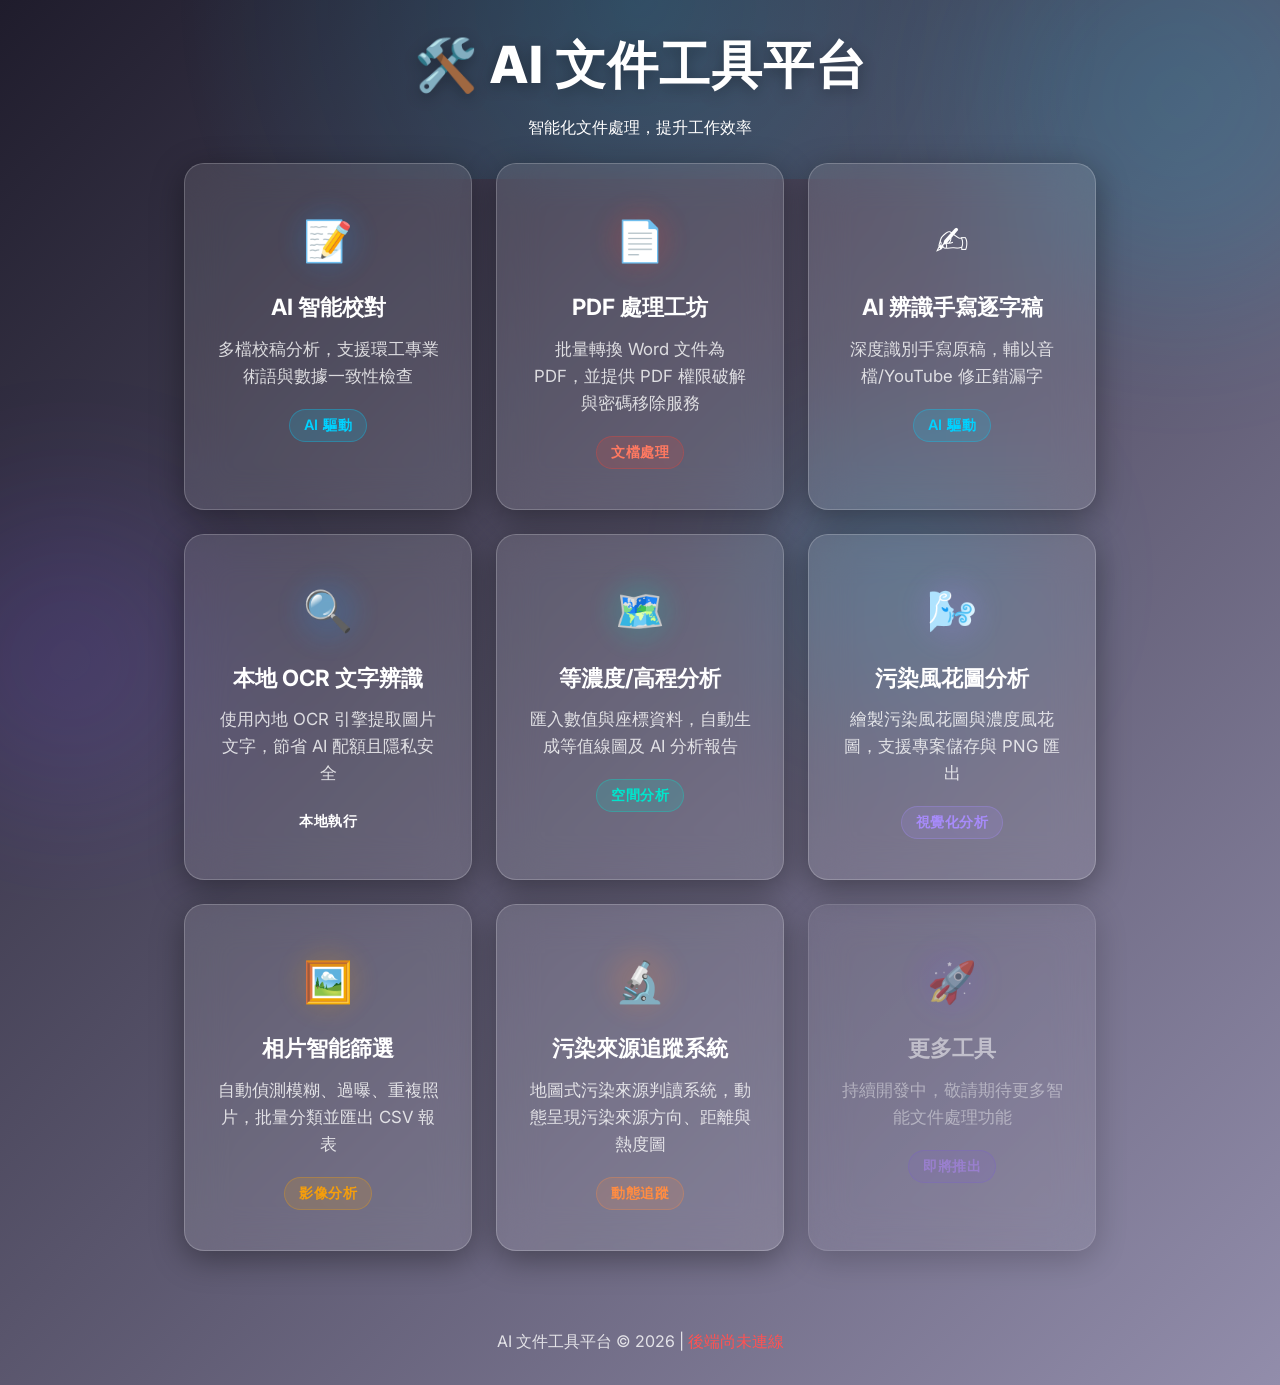
<file: frontend/index.html>
<!DOCTYPE html>
<html lang="zh-TW">
<head>
    <meta charset="UTF-8">
    <meta name="viewport" content="width=device-width, initial-scale=1.0">
    <title>AI 文件工具平台</title>
    <link rel="stylesheet" href="portal.css">
    <link rel="preconnect" href="https://fonts.googleapis.com">
    <link rel="preconnect" href="https://fonts.gstatic.com" crossorigin>
    <link href="https://fonts.googleapis.com/css2?family=Inter:wght@400;500;600;700;800&display=swap" rel="stylesheet">
</head>
<body>
    <!-- 背景裝飾 -->
    <div class="bg-orbs">
        <div class="orb orb-1"></div>
        <div class="orb orb-2"></div>
        <div class="orb orb-3"></div>
    </div>

    <header class="portal-header">
        <div class="header-content">
            <h1>🛠️ AI 文件工具平台</h1>
            <p class="subtitle">智能化文件處理，提升工作效率</p>
        </div>
    </header>

    <main class="portal-main">
        <div class="tools-grid" id="toolsGrid">

            <!-- AI 智能校對 -->
            <a href="./proofreader/" class="tool-card" id="card-proofreader">
                <div class="card-icon">
                    <span class="icon-emoji">📝</span>
                    <div class="icon-glow glow-blue"></div>
                </div>
                <h3 class="card-title">AI 智能校對</h3>
                <p class="card-desc">多檔校稿分析，支援環工專業術語與數據一致性檢查</p>
                <div class="card-tag tag-ai">AI 驅動</div>
            </a>

            <!-- PDF 處理工坊 -->
            <a href="./word-to-pdf/" class="tool-card" id="card-word-to-pdf">
                <div class="card-icon">
                    <span class="icon-emoji">📄</span>
                    <div class="icon-glow glow-red"></div>
                </div>
                <h3 class="card-title">PDF 處理工坊</h3>
                <p class="card-desc">批量轉換 Word 文件為 PDF，並提供 PDF 權限破解與密碼移除服務</p>
                <div class="card-tag tag-convert">文檔處理</div>
            </a>

            <!-- AI 辨識手寫逐字稿 -->
            <a href="./transcript/" class="tool-card" id="card-transcript">
                <div class="card-icon">
                    <span class="icon-emoji">✍️</span>
                    <div class="icon-glow glow-green"></div>
                </div>
                <h3 class="card-title">AI 辨識手寫逐字稿</h3>
                <p class="card-desc">深度識別手寫原稿，輔以音檔/YouTube 修正錯漏字</p>
                <div class="card-tag tag-ai">AI 驅動</div>
            </a>

            <!-- 本地 OCR 文字辨識 -->
            <a href="./ocr/" class="tool-card" id="card-ocr">
                <div class="card-icon">
                    <span class="icon-emoji">🔍</span>
                    <div class="icon-glow glow-blue"></div>
                </div>
                <h3 class="card-title">本地 OCR 文字辨識</h3>
                <p class="card-desc">使用內地 OCR 引擎提取圖片文字，節省 AI 配額且隱私安全</p>
                <div class="card-tag tag-local">本地執行</div>
            </a>

            <!-- GIS 等濃度/高程分析 -->
            <a href="./gis/" class="tool-card" id="card-gis">
                <div class="card-icon">
                    <span class="icon-emoji">🗺️</span>
                    <div class="icon-glow glow-teal" style="background:#00e5cc;"></div>
                </div>
                <h3 class="card-title">等濃度/高程分析</h3>
                <p class="card-desc">匯入數值與座標資料，自動生成等值線圖及 AI 分析報告</p>
                <div class="card-tag tag-local" style="background:rgba(0,229,204,0.15); color:#00e5cc; border:1px solid rgba(0,229,204,0.3);">空間分析</div>
            </a>

            <!-- 污染風花圖分析 -->
            <a href="./windrose/" class="tool-card" id="card-windrose">
                <div class="card-icon">
                    <span class="icon-emoji">🌬️</span>
                    <div class="icon-glow" style="background:#a78bfa;"></div>
                </div>
                <h3 class="card-title">污染風花圖分析</h3>
                <p class="card-desc">繪製污染風花圖與濃度風花圖，支援專案儲存與 PNG 匯出</p>
                <div class="card-tag" style="background:rgba(167,139,250,0.15); color:#a78bfa; border:1px solid rgba(167,139,250,0.3);">視覺化分析</div>
            </a>

            <!-- 相片智能篩選 -->
            <a href="./photo-filter/" class="tool-card" id="card-photo-filter">
                <div class="card-icon">
                    <span class="icon-emoji">🖼️</span>
                    <div class="icon-glow" style="background:#f59e0b;"></div>
                </div>
                <h3 class="card-title">相片智能篩選</h3>
                <p class="card-desc">自動偵測模糊、過曝、重複照片，批量分類並匯出 CSV 報表</p>
                <div class="card-tag" style="background:rgba(245,158,11,0.15); color:#f59e0b; border:1px solid rgba(245,158,11,0.3);">影像分析</div>
            </a>

            <!-- 污染動態分析儀表板 -->
            <a href="./pollution-tracker/" class="tool-card" id="card-pollution-tracker">
                <div class="card-icon">
                    <span class="icon-emoji">🔬</span>
                    <div class="icon-glow" style="background:#ff8c42;"></div>
                </div>
                <h3 class="card-title">污染來源追蹤系統</h3>
                <p class="card-desc">地圖式污染來源判讀系統，動態呈現污染來源方向、距離與熱度圖</p>
                <div class="card-tag" style="background:rgba(255,140,66,0.15); color:#ff8c42; border:1px solid rgba(255,140,66,0.3);">動態追蹤</div>
            </a>

            <!-- 更多工具的佔位卡 (未來擴充) -->
            <div class="tool-card card-coming-soon" id="card-coming-soon">
                <div class="card-icon">
                    <span class="icon-emoji">🚀</span>
                    <div class="icon-glow glow-purple"></div>
                </div>
                <h3 class="card-title">更多工具</h3>
                <p class="card-desc">持續開發中，敬請期待更多智能文件處理功能</p>
                <div class="card-tag tag-soon">即將推出</div>
            </div>

        </div>
    </main>

    <footer class="portal-footer">
        <p>AI 文件工具平台 &copy; 2026 | <span id="versionTag">v2.1 (待載入)</span></p>
    </footer>

    <script src="site-config.js"></script>
    <script>
        // 同源部署會顯示後端版本；GitHub Pages 純前端則顯示待連接狀態。
        const versionTag = document.getElementById('versionTag');
        const timestamp = new Date().getTime();

        const isGithubPages = window.location.hostname.endsWith('github.io');
        const hasRemoteBackend = Boolean(window.AI_TOOLS_CONFIG?.apiBaseUrl);
        if (isGithubPages && !hasRemoteBackend) {
            versionTag.textContent = 'GitHub Pages 前端｜待連接後端';
            versionTag.style.color = '#ffd166';
        } else {
            fetch(`/api/version?t=${timestamp}`)
                .then(res => res.json())
                .then(data => {
                    versionTag.textContent = `v${data.version}`;
                })
                .catch(() => {
                    versionTag.textContent = '後端尚未連線';
                    versionTag.style.color = '#ff5252';
                });
        }
    </script>
</body>
</html>
</file>
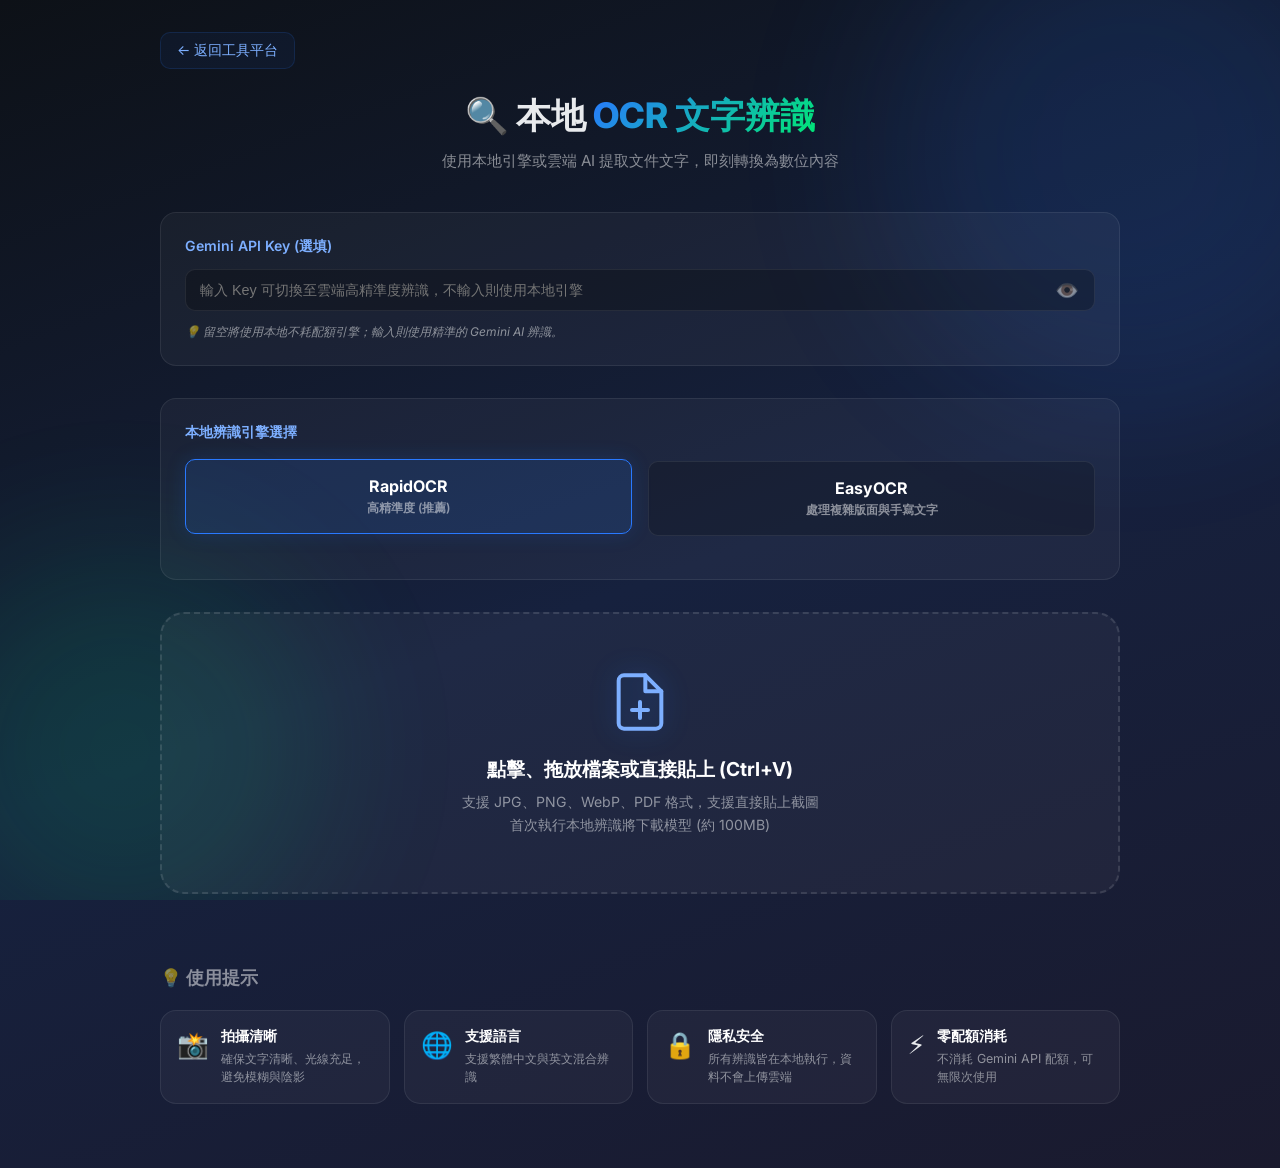
<file: frontend/ocr/index.html>
<!DOCTYPE html>
<html lang="zh-TW">
<head>
    <meta charset="UTF-8">
    <meta name="viewport" content="width=device-width, initial-scale=1.0">
    <title>本地 OCR 文字辨識 | AI 文件工具平台</title>
    <meta name="description" content="使用 RapidOCR 或 EasyOCR 從圖片中提取文字，支援中文與英文辨識，完全不消耗 API 配額。">
    <link rel="stylesheet" href="style.css?v=3">
    <link rel="preconnect" href="https://fonts.googleapis.com">
    <link rel="preconnect" href="https://fonts.gstatic.com" crossorigin>
    <link href="https://fonts.googleapis.com/css2?family=Inter:wght@400;500;600;700;800&display=swap" rel="stylesheet">
</head>
<body>
    <!-- 背景裝飾 -->
    <div class="bg-orbs">
        <div class="orb orb-1"></div>
        <div class="orb orb-2"></div>
    </div>

    <div class="container">
        <a href="../" class="back-btn" id="backBtn">← 返回工具平台</a>
        
        <header class="page-header">
            <h1>🔍 本地 <span class="gradient-text">OCR 文字辨識</span></h1>
            <p class="page-subtitle">使用本地引擎或雲端 AI 提取文件文字，即刻轉換為數位內容</p>
        </header>

        <!-- ===== API Key 配置 (新) ===== -->
        <div class="api-key-container">
            <label for="apiKey">Gemini API Key (選填)</label>
            <div class="api-key-wrapper">
                <input type="password" id="apiKey" placeholder="輸入 Key 可切換至雲端高精準度辨識，不輸入則使用本地引擎" />
                <button type="button" id="toggleApiBtn" class="toggle-btn" title="顯示/隱藏">👁️</button>
            </div>
            <p class="api-hint">💡 留空將使用本地不耗配額引擎；輸入則使用精準的 Gemini AI 辨識。</p>
        </div>

        <!-- ===== 本地引擎選擇 (新) ===== -->
        <div class="engine-selection-container" id="engineSelection">
            <label>本地辨識引擎選擇</label>
            <div class="engine-options">
                <label class="engine-option" title="準確度高，支援繁體中文與複雜版面">
                    <input type="radio" name="ocrEngine" value="tesseract" checked>
                    <div class="engine-card">
                        <div class="engine-title">RapidOCR</div>
                        <div class="engine-desc">高精準度 (推薦)</div>
                    </div>
                </label>
                <label class="engine-option" title="適合手寫字或複雜背景">
                    <input type="radio" name="ocrEngine" value="easyocr">
                    <div class="engine-card">
                        <div class="engine-title">EasyOCR</div>
                        <div class="engine-desc">處理複雜版面與手寫文字</div>
                    </div>
                </label>
            </div>
        </div>

        <!-- ===== 上傳區塊 ===== -->
        <section class="upload-section" id="dropZone">
            <div class="upload-icon">
                <svg width="64" height="64" viewBox="0 0 24 24" fill="none" stroke="currentColor" stroke-width="1.5" stroke-linecap="round" stroke-linejoin="round">
                    <path d="M14 2H6a2 2 0 0 0-2 2v16a2 2 0 0 0 2 2h12a2 2 0 0 0 2-2V8z"/>
                    <polyline points="14 2 14 8 20 8"/>
                    <line x1="12" y1="18" x2="12" y2="12"/>
                    <line x1="9" y1="15" x2="15" y2="15"/>
                </svg>
            </div>
            <p class="upload-title">點擊、拖放檔案或直接貼上 (Ctrl+V)</p>
            <p class="upload-desc">支援 JPG、PNG、WebP、PDF 格式，支援直接貼上截圖<br>首次執行本地辨識將下載模型 (約 100MB)</p>
            <input type="file" id="imageInput" multiple accept=".jpg,.jpeg,.png,.webp,.pdf" style="display: none;">
        </section>

        <!-- ===== 已選檔案列表 ===== -->
        <div class="file-preview-grid" id="filePreviewGrid"></div>

        <!-- ===== 動作按鈕 ===== -->
        <div class="action-bar" id="actionBar" style="display: none;">
            <button class="btn btn-primary" id="extractBtn" disabled>
                <span class="btn-icon">⚡</span> 開始提取文字
            </button>
            <button class="btn btn-outline btn-clear" id="clearBtn">
                <span class="btn-icon">🗑️</span> 清除全部
            </button>
        </div>

        <!-- ===== 處理中狀態 ===== -->
        <div class="loading" id="loading">
            <div class="spinner"></div>
            <p id="loadingText">正在處理中... 第一次辨識需下載核心模型，請保持網路連通並耐心等待。</p>
            <div id="analyzeTimer" class="analyze-timer" style="display: none;">已處理: 0.0 秒</div>
            <div class="progress-bar-wrapper">
                <div class="progress-bar" id="progressBar"></div>
            </div>
        </div>


        <!-- ===== 結果區塊 ===== -->
        <div class="results" id="results">
            <div class="results-header">
                <h2>📜 提取結果 <span id="methodBadge" class="badge local">本地辨識</span></h2>
                <div class="tools-bar">
                    <button class="btn-tool" id="copyBtn" title="複製到剪貼簿">
                        <span>📋</span> 複製文字
                    </button>
                    <button class="btn-tool" id="downloadBtn" title="下載為文字檔">
                        <span>💾</span> 下載 .txt
                    </button>
                    <button class="btn-tool btn-tool-accent" id="sendBtn" title="傳送至 AI 校對工具">
                        <span>✨</span> 送往 AI 校對
                    </button>
                </div>
            </div>
            <div class="result-content-wrapper">
                <textarea id="resultText" class="result-textarea" placeholder="辨識結果將顯示於此..."></textarea>
            </div>
            <div class="result-stats" id="resultStats"></div>
        </div>

        <!-- ===== 使用提示 ===== -->
        <div class="tips-section" id="tipsSection">
            <h3>💡 使用提示</h3>
            <div class="tips-grid">
                <div class="tip-card">
                    <div class="tip-icon">📸</div>
                    <div class="tip-text">
                        <strong>拍攝清晰</strong>
                        <p>確保文字清晰、光線充足，避免模糊與陰影</p>
                    </div>
                </div>
                <div class="tip-card">
                    <div class="tip-icon">🌐</div>
                    <div class="tip-text">
                        <strong>支援語言</strong>
                        <p>支援繁體中文與英文混合辨識</p>
                    </div>
                </div>
                <div class="tip-card">
                    <div class="tip-icon">🔒</div>
                    <div class="tip-text">
                        <strong>隱私安全</strong>
                        <p>所有辨識皆在本地執行，資料不會上傳雲端</p>
                    </div>
                </div>
                <div class="tip-card">
                    <div class="tip-icon">⚡</div>
                    <div class="tip-text">
                        <strong>零配額消耗</strong>
                        <p>不消耗 Gemini API 配額，可無限次使用</p>
                    </div>
                </div>
            </div>
        </div>
    </div>

    <script src="../site-config.js"></script>
    <script src="script.js?v=3"></script>
</body>
</html>
</file>
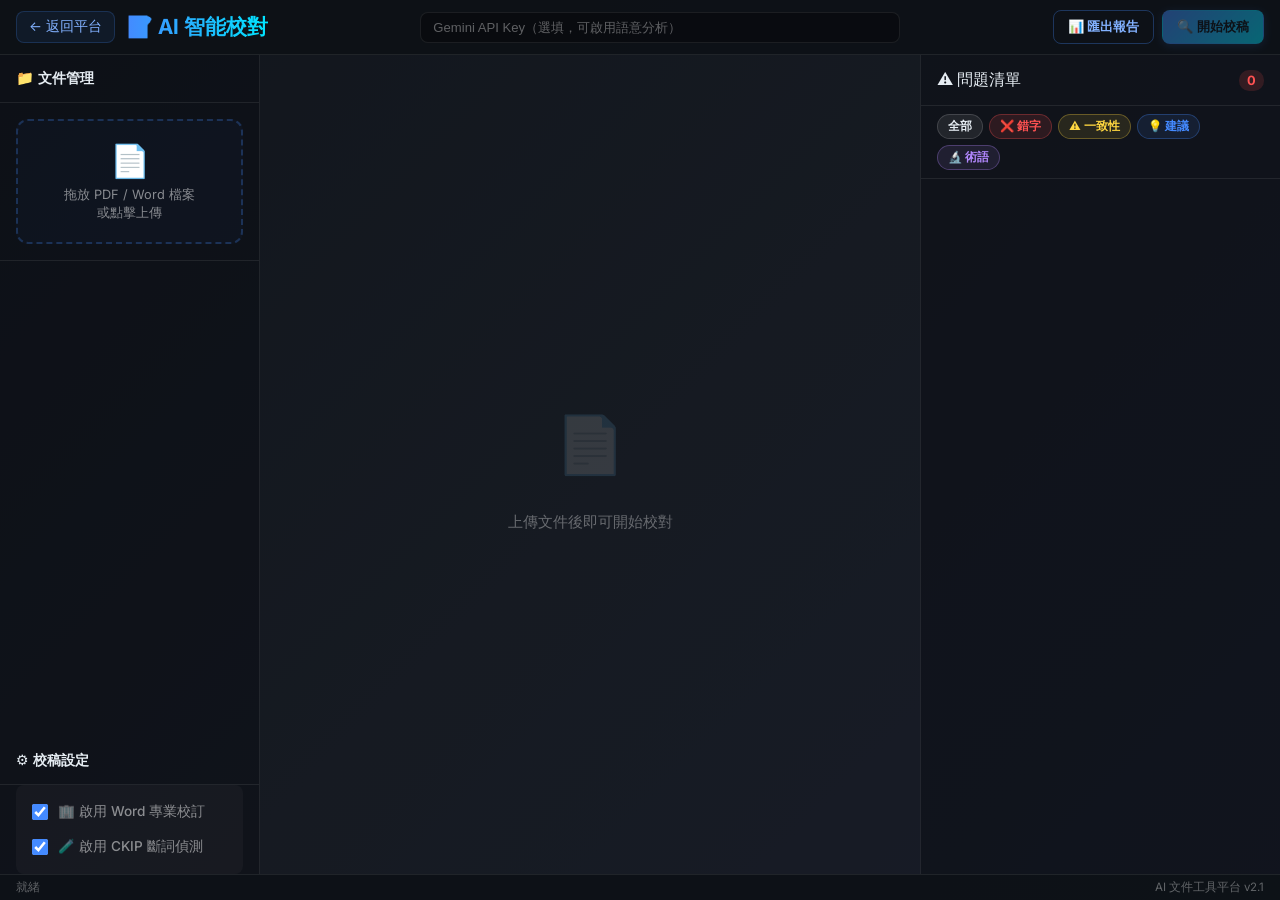
<file: frontend/proofreader/index.html>
<!DOCTYPE html>
<html lang="zh-TW">
<head>
    <meta charset="UTF-8">
    <meta name="viewport" content="width=device-width, initial-scale=1.0">
    <title>AI 智能校對 - AI 文件工具平台</title>
    <meta name="description" content="AI 驅動的文件校對系統，支援環境工程專業術語檢查、數據一致性比對">
    <link rel="stylesheet" href="style.css">
    <link rel="preconnect" href="https://fonts.googleapis.com">
    <link rel="preconnect" href="https://fonts.gstatic.com" crossorigin>
    <link href="https://fonts.googleapis.com/css2?family=Inter:wght@400;500;600;700;800&display=swap" rel="stylesheet">
</head>
<body>

    <!-- 頂部工具列 -->
    <div class="top-bar" id="topBar">
        <div class="top-bar-left">
            <a href="../" class="back-btn" id="backBtn">← 返回平台</a>
            <span class="app-title">📝 AI 智能校對</span>
        </div>
        <div class="top-bar-center">
            <input type="password" class="api-input" id="apiKeyInput" placeholder="Gemini API Key（選填，可啟用語意分析）">
        </div>
        <div class="top-bar-right">
            <button class="btn btn-outline" id="exportBtn" disabled>📊 匯出報告</button>
            <button class="btn btn-primary" id="analyzeBtn" disabled>🔍 開始校稿</button>
        </div>
    </div>

    <!-- 三欄工作區 -->
    <div class="workspace" id="workspace">

        <!-- 左欄：檔案列表 -->
        <div class="panel-left" id="panelLeft">
            <div class="panel-header">📁 文件管理</div>

            <div class="upload-zone">
                <div class="drop-area" id="dropArea">
                    <div class="icon">📄</div>
                    <div class="label">拖放 PDF / Word 檔案<br>或點擊上傳</div>
                    <input type="file" id="fileInput" multiple accept=".pdf,.doc,.docx">
                </div>
            </div>

            <!-- 新增檔案列表容器 -->
            <div id="fileList" class="file-list"></div>

            <div class="panel-header" style="margin-top: 1.5rem;">⚙️ 校稿設定</div>
            <div class="settings-group" style="padding: 1rem; background: rgba(255,255,255,0.03); border-radius: 8px; margin: 0 1rem;">
                <label class="checkbox-container">
                    <input type="checkbox" id="useWordCheck" checked>
                    <span class="checkbox-label">🏢 啟用 Word 專業校訂</span>
                </label>
                <label class="checkbox-container" style="margin-top: 0.8rem;">
                    <input type="checkbox" id="useCkipCheck" checked>
                    <span class="checkbox-label">🧪 啟用 CKIP 斷詞偵測</span>
                </label>
            </div>

        </div>

        <!-- 中欄：原文檢視器 -->
        <div class="panel-center" id="panelCenter">
            <div class="page-nav" id="pageNav" style="display:none">
                <button id="prevPageBtn" disabled>◀ 上一頁</button>
                <span class="page-info" id="pageInfo">第 1 頁 / 共 1 頁</span>
                <button id="nextPageBtn" disabled>下一頁 ▶</button>
            </div>
            <div class="document-viewer" id="documentViewer">
                <div class="viewer-placeholder">
                    <div class="ph-icon">📄</div>
                    <div class="ph-text">上傳文件後即可開始校對</div>
                </div>
            </div>
        </div>

        <!-- 右欄：問題清單 -->
        <div class="panel-right" id="panelRight">
            <div class="findings-header">
                <span>⚠️ 問題清單</span>
                <span class="count" id="findingsCount">0</span>
            </div>

            <div class="filter-bar" id="filterBar">
                <span class="filter-chip chip-all active" data-type="all">全部</span>
                <span class="filter-chip chip-error active" data-type="error">❌ 錯字</span>
                <span class="filter-chip chip-inconsistency active" data-type="inconsistency">⚠️ 一致性</span>
                <span class="filter-chip chip-suggestion active" data-type="suggestion">💡 建議</span>
                <span class="filter-chip chip-terminology active" data-type="terminology">🔬 術語</span>
            </div>

            <div class="findings-list" id="findingsList">
                <!-- 動態渲染問題卡片 -->
            </div>
        </div>
    </div>

    <!-- 載入中遮罩 -->
    <div class="loading-overlay" id="loadingOverlay">
        <div class="spinner"></div>
        <div class="loading-timer" id="loadingTimer">0s</div>
        <div class="loading-text" id="loadingText">正在解析文件並進行校對分析...</div>
    </div>

    <!-- 狀態列 -->
    <div class="status-bar" id="statusBar">
        <span id="statusLeft">就緒</span>
        <span id="statusRight">AI 文件工具平台 v2.1</span>
    </div>

    <script src="../site-config.js"></script>
    <script src="script.js"></script>
</body>
</html>
</file>
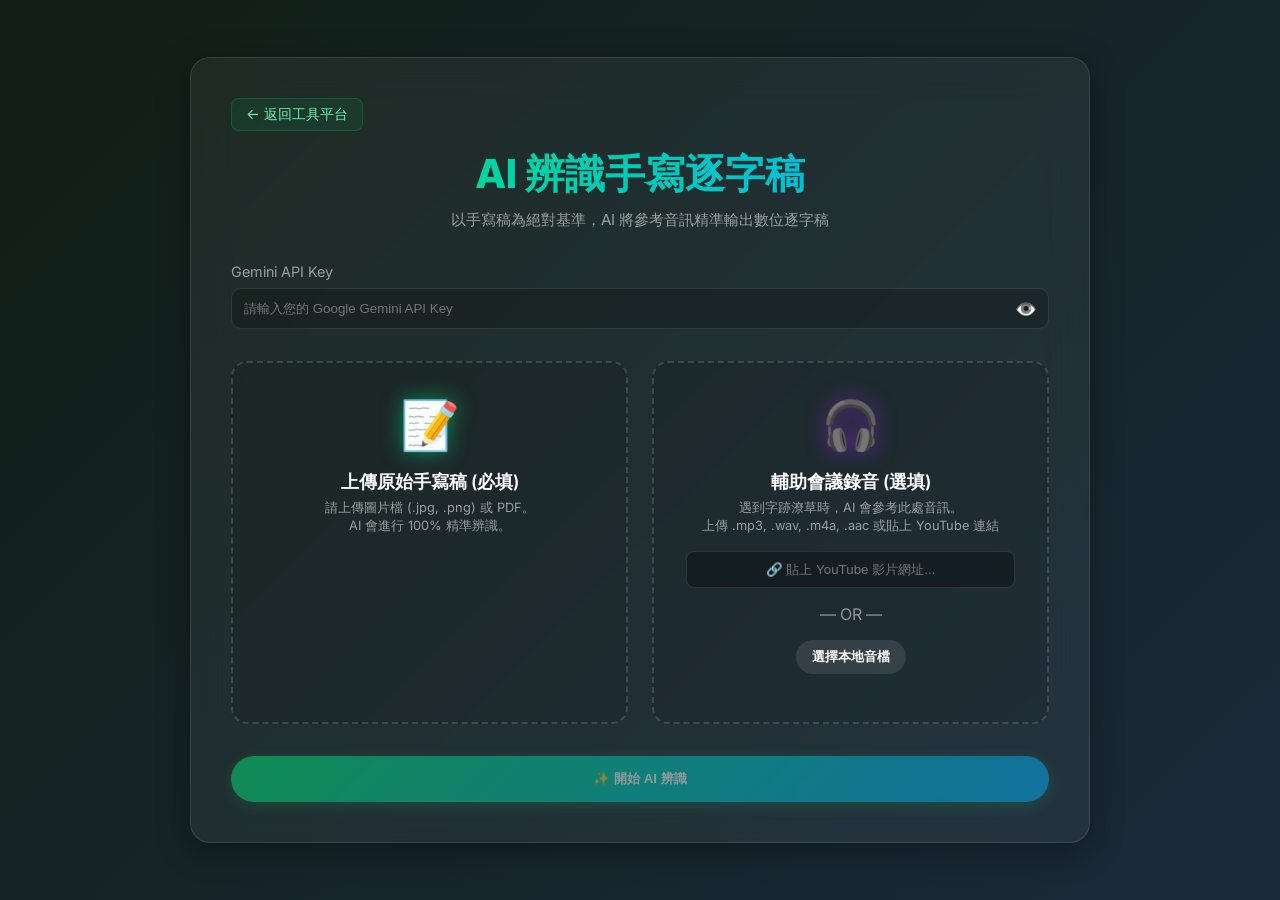
<file: frontend/transcript/index.html>
<!DOCTYPE html>
<html lang="zh-TW">
<head>
    <meta charset="UTF-8">
    <meta name="viewport" content="width=device-width, initial-scale=1.0">
    <title>AI 辨識手寫逐字稿 | AI 文件工具平台</title>
    <link rel="stylesheet" href="style.css">
    <link rel="preconnect" href="https://fonts.googleapis.com">
    <link rel="preconnect" href="https://fonts.gstatic.com" crossorigin>
    <link href="https://fonts.googleapis.com/css2?family=Inter:wght@400;500;600;700;800&display=swap" rel="stylesheet">
</head>
<body>
    <div class="container">
        <a href="../" class="back-btn">← 返回工具平台</a>
        <h1>AI 辨識<span>手寫逐字稿</span></h1>
        <p class="page-subtitle">以手寫稿為絕對基準，AI 將參考音訊精準輸出數位逐字稿</p>

        <div class="api-key-container">
            <label for="apiKey">Gemini API Key</label>
            <div class="api-key-wrapper">
                <input type="password" id="apiKey" placeholder="請輸入您的 Google Gemini API Key" />
                <button type="button" id="toggleApiBtn" class="toggle-btn" title="顯示/隱藏">👁️</button>
            </div>
        </div>

        <div class="grid-layout">
            <!-- 區塊 1: 手寫稿上傳 -->
            <div class="upload-section" id="dropZoneDocs">
                <div class="upload-icon glow-green">📝</div>
                <p class="upload-title">上傳原始手寫稿 (必填)</p>
                <p class="upload-desc">請上傳圖片檔 (.jpg, .png) 或 PDF。<br>AI 會進行 100% 精準辨識。</p>
                <input type="file" id="docsInput" multiple accept=".jpg,.jpeg,.png,.pdf" style="display: none;">
                <div class="file-list" id="docsList"></div>
            </div>

            <!-- 區塊 2: 輔助音訊 -->
            <div class="upload-section audio-section" id="dropZoneAudio">
                <div class="upload-icon glow-purple">🎧</div>
                <p class="upload-title">輔助會議錄音 (選填)</p>
                <p class="upload-desc">遇到字跡潦草時，AI 會參考此處音訊。<br>上傳 .mp3, .wav, .m4a, .aac 或貼上 YouTube 連結</p>
                
                <input type="text" id="youtubeUrl" class="yt-input" placeholder="🔗 貼上 YouTube 影片網址...">
                
                <div style="margin: 1rem 0; opacity: 0.5;">— OR —</div>
                
                <button class="btn btn-secondary" id="browseAudioBtn" style="padding: 8px 16px;">選擇本地音檔</button>
                <input type="file" id="audioInput" accept=".mp3,.wav,.m4a,.aac" style="display: none;">
                <div class="file-list" id="audioList"></div>
            </div>
        </div>

        <!-- 轉換按鈕與狀態 -->
        <div class="action-bar">
            <button class="btn btn-primary" id="analyzeBtn" disabled>
                <span class="btn-icon">✨</span> 開始 AI 辨識
            </button>
        </div>

        <div class="loading" id="loading">
            <div class="spinner"></div>
            <p id="loadingText">正在上傳並進行 AI 深度分析中，大型音頻或 YouTube 可能需花費數分鐘...</p>
        </div>

        <!-- 結果區塊 -->
        <div class="results" id="results">
            <h2>📜 數位逐字稿成果</h2>
            <div class="tools-bar">
                <button class="btn-tool" id="copyBtn">📋 複製內文</button>
                <button class="btn-tool" id="downloadTxtBtn">⬇️ 下載 TXT</button>
            </div>
            <textarea id="resultText" readonly class="result-textarea"></textarea>
        </div>

    </div>

    <script src="../site-config.js"></script>
    <script src="script.js?v=20260409"></script>
</body>
</html>
</file>
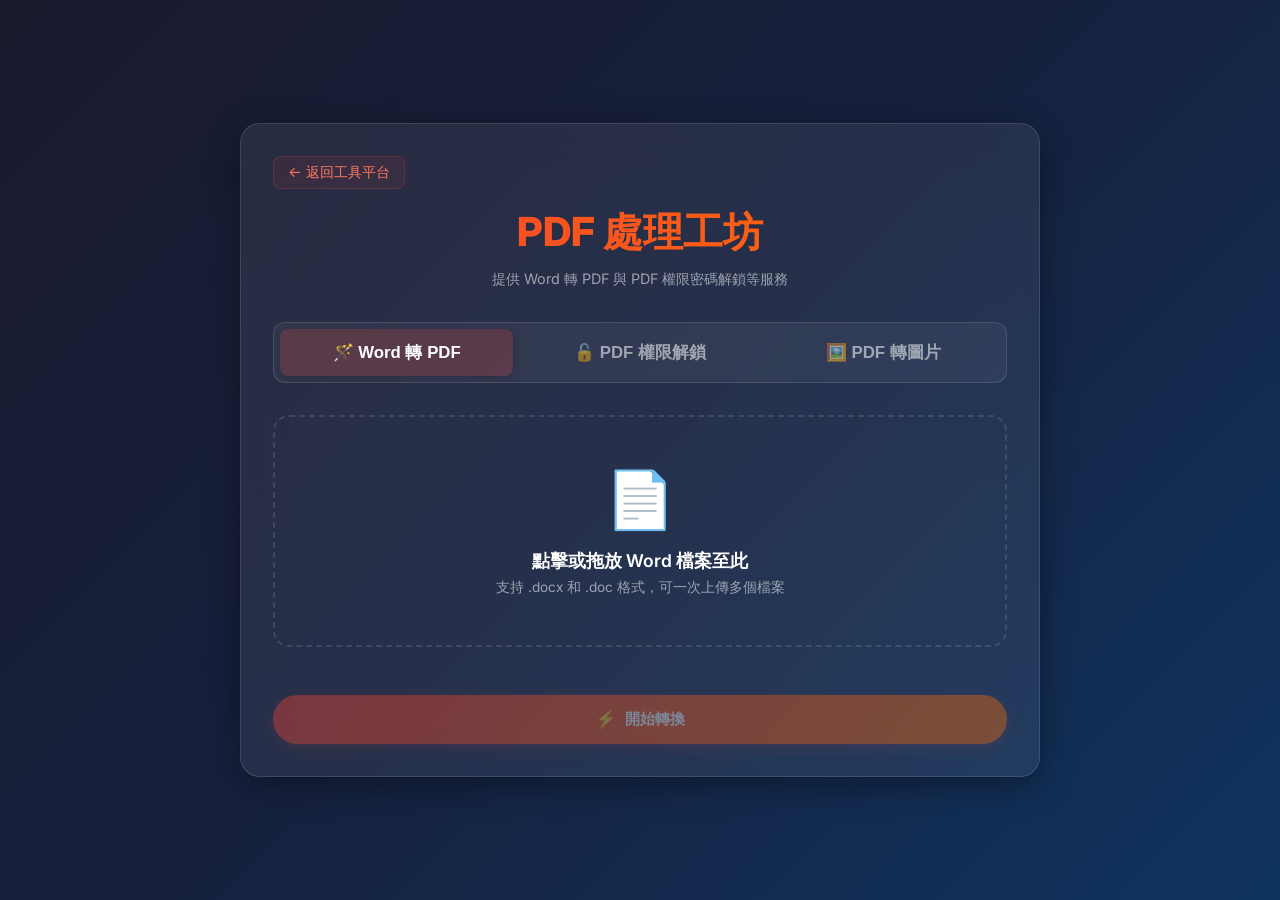
<file: frontend/word-to-pdf/index.html>
<!DOCTYPE html>
<html lang="zh-TW">
<head>
    <meta charset="UTF-8">
    <meta name="viewport" content="width=device-width, initial-scale=1.0">
    <title>Word 轉 PDF | AI 文件工具平台</title>
    <link rel="stylesheet" href="style.css">
    <link rel="preconnect" href="https://fonts.googleapis.com">
    <link rel="preconnect" href="https://fonts.gstatic.com" crossorigin>
    <link href="https://fonts.googleapis.com/css2?family=Inter:wght@400;500;600;700;800&display=swap" rel="stylesheet">
</head>
<body>
    <div class="container">
        <a href="../" class="back-btn">← 返回工具平台</a>
        <h1>PDF <span>處理工坊</span></h1>
        <p class="page-subtitle">提供 Word 轉 PDF 與 PDF 權限密碼解鎖等服務</p>

        <!-- Tabs -->
        <div class="tabs-container">
            <button class="tab-btn active" id="tabWordBtn">🪄 Word 轉 PDF</button>
            <button class="tab-btn" id="tabUnlockBtn">🔓 PDF 權限解鎖</button>
            <button class="tab-btn" id="tabImageBtn">🖼️ PDF 轉圖片</button>
        </div>

        <!-- Word 轉 PDF 區塊 -->
        <div id="wordSection" class="tab-content active">
            <!-- 上傳區域 -->
            <div class="upload-section" id="dropZone">
                <div class="upload-icon">📄</div>
                <p class="upload-main-text">點擊或拖放 Word 檔案至此</p>
                <p class="upload-hint">支持 .docx 和 .doc 格式，可一次上傳多個檔案</p>
                <input type="file" id="fileInput" multiple accept=".docx,.doc" style="display: none;">
            </div>

            <!-- 檔案清單 -->
            <div class="file-list" id="fileList"></div>

            <!-- 操作按鈕 -->
            <div class="action-bar">
                <button class="btn btn-primary" id="convertBtn" disabled>
                    <span class="btn-icon">⚡</span> 開始轉換
                </button>
                <button class="btn btn-secondary" id="clearBtn" style="display:none;">
                    <span class="btn-icon">🗑️</span> 清除全部
                </button>
            </div>

            <!-- 進度區 -->
            <div class="progress-section" id="progressSection" style="display:none;">
                <div class="progress-header">
                    <span class="progress-title">轉換進度</span>
                    <span class="progress-count" id="progressCount">0/0</span>
                </div>
                <div class="progress-bar-container">
                    <div class="progress-bar" id="progressBar"></div>
                </div>
                <div class="progress-status" id="progressStatus">準備中...</div>
            </div>

            <!-- 轉換結果 -->
            <div class="results-section" id="resultsSection" style="display:none;">
                <div class="results-header">
                    <h2>✅ 轉換完成</h2>
                    <button class="btn btn-download-all" id="downloadAllBtn">
                        <span class="btn-icon">📦</span> 一鍵下載全部 (ZIP)
                    </button>
                </div>
                <div class="results-list" id="resultsList"></div>
            </div>
            
        </div>

        <!-- PDF 解鎖區塊 -->
        <div id="unlockSection" class="tab-content">
            <div class="upload-section upload-unlock" id="unlockDropZone">
                <div class="upload-icon">🔒</div>
                <p class="upload-main-text">點擊或拖放需解鎖的 PDF</p>
                <p class="upload-hint">支援批次處理多個 PDF 檔案 (移除複製、列印等限制)</p>
                <input type="file" id="unlockFileInput" multiple accept=".pdf" style="display: none;">
            </div>

            <div class="file-list" id="unlockFileList"></div>

            <div class="action-bar">
                <button class="btn btn-primary" id="unlockBtn" disabled style="background: linear-gradient(135deg, #00b894, #00cec9);">
                    <span class="btn-icon">🔓</span> 立即解鎖
                </button>
            </div>

            <div class="progress-section" id="unlockProgressSection" style="display:none;">
                <div class="progress-status" id="unlockProgressStatus" style="text-align: center; font-size: 1rem; color: #00e676;">正在解鎖中...</div>
            </div>
        </div>

        <!-- PDF 轉圖片區塊 -->
        <div id="imageSection" class="tab-content">
            <div class="upload-section upload-image" id="imageDropZone">
                <div class="upload-icon">🖼️</div>
                <p class="upload-main-text">點擊或拖放 PDF 轉換為圖片</p>
                <p class="upload-hint">支援高品質無損轉換，可選 PNG/JPG 與 DPI 解析度</p>
                <input type="file" id="imageFileInput" accept=".pdf" style="display: none;">
            </div>

            <div class="file-list" id="imageFileList"></div>

            <!-- 轉換設定 -->
            <div class="options-bar" id="imageOptions" style="display: none;">
                <div class="option-group">
                    <label>輸出格式</label>
                    <select id="imageFormat">
                        <option value="png">PNG (無損壓縮)</option>
                        <option value="jpeg">JPG (高品質)</option>
                    </select>
                </div>
                <div class="option-group">
                    <label>解析度 (DPI)</label>
                    <select id="imageDpi">
                        <option value="150">150 DPI (標準)</option>
                        <option value="300" selected>300 DPI (印刷級/無損)</option>
                        <option value="600">600 DPI (極致清晰)</option>
                    </select>
                </div>
            </div>

            <div class="action-bar">
                <button class="btn btn-primary" id="imageConvertBtn" disabled style="background: linear-gradient(135deg, #f093fb 0%, #f5576c 100%);">
                    <span class="btn-icon">⚡</span> 立即轉換
                </button>
            </div>

            <div class="progress-section" id="imageProgressSection" style="display:none;">
                <div class="progress-status" id="imageProgressStatus" style="text-align: center; font-size: 1rem; color: #f093fb;">正在進行高品質轉換，請稍候...</div>
            </div>
        </div>
    </div>

    <script src="../site-config.js"></script>
    <script src="script.js?v=20260409"></script>
</body>
</html>
</file>
<file: frontend/portal.css>
/* ============================================
   AI 文件工具平台 - 入口門戶樣式
   ============================================ */

:root {
    --primary-blue: #00d2ff;
    --primary-dark: #3a7bd5;
    --accent-cyan: #00d2ff;
    --bg-gradient: linear-gradient(135deg, #1f1c2c 0%, #928DAB 100%);
    --card-glass: rgba(255, 255, 255, 0.1);
    --card-border: rgba(255, 255, 255, 0.2);
    --card-shadow: 0 8px 32px 0 rgba(0, 0, 0, 0.37);
    --card-shadow-hover: 0 12px 40px rgba(0, 0, 0, 0.5);
    --text-primary: #ffffff;
    --text-secondary: rgba(255, 255, 255, 0.8);
    --radius: 20px;
    --transition: all 0.3s ease;
}

* {
    margin: 0;
    padding: 0;
    box-sizing: border-box;
}

body {
    font-family: 'Inter', system-ui, -apple-system, sans-serif;
    background: var(--bg-gradient);
    color: var(--text-primary);
    min-height: 100vh;
    overflow-x: hidden;
    position: relative;
}

/* ===== 背景裝飾動態圓球 ===== */
.bg-orbs {
    position: fixed;
    top: 0; left: 0; right: 0; bottom: 0;
    pointer-events: none;
    z-index: 0;
    overflow: hidden;
}

.orb {
    position: absolute;
    border-radius: 50%;
    filter: blur(80px);
    opacity: 0.15;
    animation: orbFloat 20s ease-in-out infinite;
}

.orb-1 {
    width: 400px; height: 400px;
    background: var(--primary-blue);
    top: -100px; right: -100px;
    animation-delay: 0s;
}

.orb-2 {
    width: 300px; height: 300px;
    background: #7c4dff;
    bottom: 10%; left: -80px;
    animation-delay: -7s;
}

.orb-3 {
    width: 250px; height: 250px;
    background: var(--accent-cyan);
    top: 50%; right: 20%;
    animation-delay: -14s;
}

@keyframes orbFloat {
    0%, 100% { transform: translate(0, 0) scale(1); }
    25% { transform: translate(30px, -40px) scale(1.05); }
    50% { transform: translate(-20px, 20px) scale(0.95); }
    75% { transform: translate(15px, 30px) scale(1.02); }
}

/* ===== Header ===== */
.portal-header {
    padding: 4rem 2rem 3.5rem;
    text-align: center;
    position: relative;
    z-index: 1;
    overflow: hidden;
}

.portal-header::before {
    content: '';
    position: absolute;
    top: 0; left: 0; right: 0; bottom: 0;
    background: radial-gradient(circle at 50% 0%, rgba(0, 210, 255, 0.15) 0%, transparent 70%);
    pointer-events: none;
}

.header-content {
    position: relative;
    z-index: 2;
}

.portal-header h1 {
    font-size: 3.2rem;
    font-weight: 800;
    color: #ffffff;
    letter-spacing: 1px;
    margin-bottom: 1rem;
    text-shadow: 0 4px 15px rgba(0, 0, 0, 0.3);
}

}

/* ===== 通用梯度文字 ===== */
.gradient-text {
    background: linear-gradient(135deg, var(--primary-blue), #00e5ff);
    -webkit-background-clip: text;
    background-clip: text;
    -webkit-text-fill-color: transparent;
    font-weight: 800;
}

/* ===== 頂部導覽列 (分析工具共用版) ===== */
.portal-nav {
    display: flex;
    align-items: center;
    padding: 0.8rem 2rem;
    background: rgba(13, 17, 23, 0.75);
    backdrop-filter: blur(15px) saturate(180%);
    border-bottom: 1px solid rgba(255, 255, 255, 0.1);
    z-index: 100;
    box-shadow: 0 4px 20px rgba(0, 0, 0, 0.2);
    justify-content: space-between;
    position: relative; /* 新增：讓子元素可以絕對定位 */
}

.nav-left, .nav-right {
    display: flex;
    align-items: center;
    gap: 1.5rem;
}

.nav-logo {
    color: var(--text-primary);
    text-decoration: none;
    font-size: 0.88rem;
    font-weight: 600;
    padding: 8px 16px;
    border-radius: 12px;
    background: rgba(255, 255, 255, 0.05);
    border: 1px solid rgba(255, 255, 255, 0.1);
    transition: var(--transition);
    display: inline-flex;
    align-items: center;
    gap: 6px;
    z-index: 10; /* 確保在標題之上，避免重疊時無法點擊 */
}

.nav-logo:hover {
    background: rgba(255, 255, 255, 0.12);
    transform: translateX(-3px);
    border-color: var(--primary-blue);
}

.nav-title {
    font-size: 1.35rem;
    font-weight: 800;
    letter-spacing: 0.5px;
    display: flex;
    align-items: center;
    gap: 0.8rem;
    position: absolute; /* 新增：絕對定位 */
    left: 50%;
    transform: translateX(-50%); /* 完美的水平置中 */
    white-space: nowrap;
}

.nav-actions {
    display: flex;
    gap: 10px;
}

/* ===== Main Content ===== */
.portal-main {
    max-width: 960px;
    margin: -1rem auto 3rem;
    padding: 0 1.5rem;
    position: relative;
    z-index: 1;
}

/* ===== Tools Grid ===== */
.tools-grid {
    display: grid;
    grid-template-columns: repeat(3, 1fr);
    gap: 1.5rem;
    animation: gridFadeIn 0.6s ease-out;
}

@keyframes gridFadeIn {
    from { opacity: 0; transform: translateY(30px); }
    to { opacity: 1; transform: translateY(0); }
}

/* ===== Tool Card ===== */
.tool-card {
    background: var(--card-glass);
    backdrop-filter: blur(20px);
    border-radius: var(--radius);
    padding: 2.5rem 2rem;
    text-align: center;
    text-decoration: none;
    color: var(--text-primary);
    box-shadow: var(--card-shadow);
    border: 1px solid var(--card-border);
    transition: var(--transition);
    position: relative;
    overflow: hidden;
    display: flex;
    flex-direction: column;
    align-items: center;
    cursor: pointer;
}

.tool-card::before {
    content: '';
    position: absolute;
    top: 0; left: 0; right: 0;
    height: 3px;
    background: linear-gradient(90deg, var(--primary-blue), var(--accent-cyan));
    opacity: 0;
    transition: opacity 0.3s ease;
}

.tool-card:hover {
    transform: translateY(-6px);
    box-shadow: var(--card-shadow-hover);
    border-color: rgba(33, 150, 243, 0.15);
}

.tool-card:hover::before {
    opacity: 1;
}

.tool-card:active {
    transform: translateY(-2px);
}

/* Coming soon card */
.card-coming-soon {
    opacity: 0.55;
    cursor: default;
    pointer-events: none;
}

.card-coming-soon:hover {
    transform: none;
    box-shadow: var(--card-shadow);
}

/* ===== Card Icon ===== */
.card-icon {
    position: relative;
    width: 72px;
    height: 72px;
    display: flex;
    align-items: center;
    justify-content: center;
    margin-bottom: 1rem;
}

.icon-emoji {
    font-size: 2.5rem;
    position: relative;
    z-index: 2;
    transition: transform 0.3s ease;
}

.tool-card:hover .icon-emoji {
    transform: scale(1.15);
}

.icon-glow {
    position: absolute;
    width: 60px; height: 60px;
    border-radius: 50%;
    opacity: 0.15;
    filter: blur(12px);
    transition: var(--transition);
}

.tool-card:hover .icon-glow {
    opacity: 0.3;
    transform: scale(1.3);
}

.glow-blue { background: #2196F3; }
.glow-red { background: #f44336; }
.glow-purple { background: #7c4dff; }

/* ===== Card Text ===== */
.card-title {
    font-size: 1.4rem;
    font-weight: 700;
    margin-bottom: 0.8rem;
    letter-spacing: 0px;
}

.card-desc {
    font-size: 1.05rem;
    color: var(--text-secondary);
    line-height: 1.6;
    margin-bottom: 1.2rem;
}

/* ===== Tags ===== */
.card-tag {
    font-size: 0.9rem;
    font-weight: 600;
    padding: 6px 14px;
    border-radius: 20px;
    letter-spacing: 0.5px;
}

.tag-ai {
    background: rgba(0, 210, 255, 0.15);
    color: #00d2ff;
    border: 1px solid rgba(0, 210, 255, 0.3);
}

.tag-convert {
    background: rgba(244, 67, 54, 0.15);
    color: #ff7961;
    border: 1px solid rgba(244, 67, 54, 0.3);
}

.tag-soon {
    background: rgba(124, 77, 255, 0.15);
    color: #b388ff;
    border: 1px solid rgba(124, 77, 255, 0.3);
}

/* ===== Footer ===== */
.portal-footer {
    text-align: center;
    padding: 2rem;
    color: var(--text-secondary);
    font-size: 1rem;
    position: relative;
    z-index: 1;
}

/* ===== Responsive ===== */
@media (max-width: 768px) {
    .tools-grid {
        grid-template-columns: repeat(2, 1fr);
        gap: 1rem;
    }

    .portal-header h1 {
        font-size: 2.2rem;
    }

    .tool-card {
        padding: 2rem 1.5rem;
    }

    .nav-title {
        font-size: 1.1rem;
    }
}

@media (max-width: 480px) {
    .tools-grid {
        grid-template-columns: 1fr;
    }

    .portal-nav {
        flex-direction: column;
        gap: 0.8rem;
        padding: 1rem;
    }

    .nav-logo, .nav-actions {
        position: static;
        width: 100%;
        justify-content: center;
    }

    .nav-title {
        position: static;
        transform: none;
        font-size: 1rem;
        width: 100%;
        justify-content: center;
    }
}

    .portal-header {
        padding: 2rem 1rem 2.5rem;
    }
}
</file>
<file: frontend/ocr/style.css>
/* =========================================
   OCR 文字辨識 - Premium Glassmorphism UI
   ========================================= */

:root {
    --primary: #2979ff;
    --primary-light: #7dafff;
    --primary-dark: #1565c0;
    --accent: #00e676;
    --accent-dark: #00c853;
    --bg-deep: #0d1117;
    --bg-surface: #16213e;
    --glass: rgba(255, 255, 255, 0.04);
    --glass-hover: rgba(255, 255, 255, 0.08);
    --glass-border: rgba(255, 255, 255, 0.08);
    --glass-border-hover: rgba(255, 255, 255, 0.15);
    --text: #e8eaed;
    --text-dim: rgba(255, 255, 255, 0.5);
    --danger: #ff5252;
    --radius-sm: 10px;
    --radius-md: 16px;
    --radius-lg: 24px;
    --shadow-glow: 0 0 60px rgba(41, 121, 255, 0.08);
}

* { margin: 0; padding: 0; box-sizing: border-box; }

body {
    font-family: 'Inter', system-ui, -apple-system, sans-serif;
    background: linear-gradient(160deg, var(--bg-deep) 0%, var(--bg-surface) 50%, #1a1a2e 100%);
    color: var(--text);
    min-height: 100vh;
    overflow-x: hidden;
}

/* ====== 背景裝飾球 ====== */
.bg-orbs {
    position: fixed; inset: 0; pointer-events: none; z-index: 0; overflow: hidden;
}
.orb {
    position: absolute; border-radius: 50%; filter: blur(80px); opacity: 0.12;
}
.orb-1 {
    width: 500px; height: 500px; background: var(--primary);
    top: -100px; right: -100px; animation: floatOrb 18s ease-in-out infinite;
}
.orb-2 {
    width: 400px; height: 400px; background: var(--accent);
    bottom: -50px; left: -80px; animation: floatOrb 22s ease-in-out infinite reverse;
}
@keyframes floatOrb {
    0%, 100% { transform: translate(0, 0); }
    50% { transform: translate(30px, -40px); }
}

/* ====== 主容器 ====== */
.container {
    position: relative; z-index: 1;
    max-width: 960px; width: 92%; margin: 0 auto;
    padding: 2rem 0 4rem;
    animation: fadeInUp 0.6s ease-out;
}

@keyframes fadeInUp {
    from { opacity: 0; transform: translateY(24px); }
    to { opacity: 1; transform: translateY(0); }
}

/* ====== 返回按鈕 ====== */
.back-btn {
    display: inline-flex; align-items: center; gap: 4px;
    color: var(--primary-light); text-decoration: none; font-size: 0.88rem;
    padding: 8px 16px; border-radius: var(--radius-sm);
    background: rgba(41, 121, 255, 0.06);
    border: 1px solid rgba(41, 121, 255, 0.15);
    transition: all 0.3s ease;
    margin-bottom: 1.5rem;
}
.back-btn:hover { background: rgba(41, 121, 255, 0.12); transform: translateX(-3px); }

/* ====== 頁首 ====== */
.page-header { text-align: center; margin-bottom: 2.5rem; }

h1 {
    font-size: 2.2rem; font-weight: 800;
    color: var(--text);
    margin-bottom: 0.6rem;
}

.gradient-text {
    background: linear-gradient(135deg, var(--primary), var(--accent));
    -webkit-background-clip: text; background-clip: text;
    -webkit-text-fill-color: transparent;
    font-weight: 800;
}

.page-subtitle {
    color: var(--text-dim); font-size: 0.95rem; line-height: 1.5;
}

/* ====== API Key 配置規則 ====== */
.api-key-container {
    background: var(--glass);
    border: 1px solid var(--glass-border);
    border-radius: var(--radius-md);
    padding: 1.5rem;
    margin-bottom: 2rem;
    animation: fadeInUp 0.6s ease-out 0.1s backwards;
}

.api-key-container label {
    display: block;
    font-size: 0.88rem;
    font-weight: 600;
    color: var(--primary-light);
    margin-bottom: 0.8rem;
}

.api-key-wrapper {
    position: relative;
    display: flex;
    align-items: center;
}

.api-key-wrapper input {
    width: 100%;
    padding: 12px 45px 12px 14px;
    border-radius: var(--radius-sm);
    background: rgba(0, 0, 0, 0.25);
    border: 1px solid var(--glass-border);
    color: white;
    font-size: 0.9rem;
    transition: all 0.3s;
}

.api-key-wrapper input:focus {
    outline: none;
    border-color: var(--primary);
    background: rgba(0, 0, 0, 0.4);
    box-shadow: 0 0 15px rgba(41, 121, 255, 0.1);
}

.toggle-btn {
    position: absolute;
    right: 12px;
    background: none;
    border: none;
    color: var(--text-dim);
    cursor: pointer;
    font-size: 1.2rem;
    padding: 4px;
    transition: color 0.3s;
    line-height: 1;
}

.toggle-btn:hover {
    color: var(--primary-light);
}

.api-hint {
    font-size: 0.75rem;
    color: var(--text-dim);
    margin-top: 0.8rem;
    font-style: italic;
}

/* ====== 本地引擎選擇 ====== */
.engine-selection-container {
    background: var(--glass);
    border: 1px solid var(--glass-border);
    border-radius: var(--radius-md);
    padding: 1.5rem;
    margin-bottom: 2rem;
    animation: fadeInUp 0.6s ease-out 0.15s backwards;
}

.engine-selection-container label {
    display: block;
    font-size: 0.88rem;
    font-weight: 600;
    color: var(--primary-light);
    margin-bottom: 1.2rem;
}

.engine-options {
    display: grid;
    grid-template-columns: 1fr 1fr;
    gap: 1rem;
}

.engine-option {
    cursor: pointer;
    position: relative;
}

.engine-option input {
    position: absolute;
    opacity: 0;
    width: 0;
    height: 0;
}

.engine-card {
    padding: 1rem;
    background: rgba(0, 0, 0, 0.2);
    border: 1px solid var(--glass-border);
    border-radius: var(--radius-sm);
    transition: all 0.3s cubic-bezier(0.4, 0, 0.2, 1);
    text-align: center;
}

.engine-option input:checked + .engine-card {
    background: rgba(41, 121, 255, 0.12);
    border-color: var(--primary);
    box-shadow: 0 0 20px rgba(41, 121, 255, 0.15);
    transform: translateY(-2px);
}

.engine-title {
    font-size: 1rem;
    font-weight: 700;
    color: #fff;
    margin-bottom: 4px;
}

.engine-desc {
    font-size: 0.75rem;
    color: var(--text-dim);
    line-height: 1.4;
}

.engine-option:hover .engine-card {
    border-color: var(--primary-light);
    background: rgba(255, 255, 255, 0.05);
}

/* ====== 上傳區塊 ====== */
.upload-section {
    border: 2px dashed rgba(255, 255, 255, 0.12);
    border-radius: var(--radius-lg);
    padding: 3.5rem 2rem;
    text-align: center;
    background: var(--glass);
    cursor: pointer;
    transition: all 0.4s ease;
    position: relative;
    overflow: hidden;
}
.upload-section::before {
    content: '';
    position: absolute; inset: 0;
    background: radial-gradient(circle at 50% 50%, rgba(41, 121, 255, 0.04), transparent 70%);
    opacity: 0; transition: opacity 0.4s;
}
.upload-section:hover::before, .upload-section.drag-over::before { opacity: 1; }
.upload-section:hover, .upload-section.drag-over {
    border-color: var(--primary);
    background: var(--glass-hover);
    transform: translateY(-2px);
    box-shadow: var(--shadow-glow);
}

.upload-icon {
    color: var(--primary-light); margin-bottom: 1.2rem;
    filter: drop-shadow(0 0 12px rgba(41, 121, 255, 0.3));
}
.upload-title { font-weight: 700; font-size: 1.2rem; margin-bottom: 8px; color: #fff; }
.upload-desc { font-size: 0.88rem; color: var(--text-dim); line-height: 1.6; }

/* ====== 圖片預覽格線 ====== */
.file-preview-grid {
    display: grid; grid-template-columns: repeat(auto-fill, minmax(140px, 1fr));
    gap: 14px; margin-top: 1.5rem;
}
.file-preview-card {
    position: relative; border-radius: var(--radius-md);
    overflow: hidden; background: rgba(0, 0, 0, 0.3);
    border: 1px solid var(--glass-border);
    aspect-ratio: 1; transition: all 0.3s;
    animation: cardIn 0.4s ease-out backwards;
}
.file-preview-card:hover { border-color: var(--glass-border-hover); transform: translateY(-2px); }

@keyframes cardIn {
    from { opacity: 0; transform: scale(0.9); }
    to { opacity: 1; transform: scale(1); }
}

.file-preview-card img {
    width: 100%; height: 100%; object-fit: cover;
}
.file-preview-card .file-name {
    position: absolute; bottom: 0; left: 0; right: 0;
    padding: 6px 8px; font-size: 0.72rem;
    background: linear-gradient(transparent, rgba(0,0,0,0.85));
    color: #ccc; white-space: nowrap; overflow: hidden; text-overflow: ellipsis;
    z-index: 10;
}

.pdf-preview-icon {
    width: 100%; height: 100%;
    display: flex; flex-direction: column;
    align-items: center; justify-content: center;
    background: rgba(41, 121, 255, 0.1);
    color: var(--primary-light);
    font-size: 1.5rem; font-weight: 800;
    line-height: 1.2;
}
.file-preview-card .remove-btn {
    position: absolute; top: 6px; right: 6px;
    width: 26px; height: 26px; border-radius: 50%;
    background: rgba(0, 0, 0, 0.65); border: 1px solid rgba(255,255,255,0.15);
    color: #fff; font-size: 0.75rem; cursor: pointer;
    display: flex; align-items: center; justify-content: center;
    opacity: 0; transition: all 0.2s;
}
.file-preview-card:hover .remove-btn { opacity: 1; }
.file-preview-card .remove-btn:hover { background: var(--danger); border-color: var(--danger); }

/* ====== 動作按鈕列 ====== */
.action-bar {
    display: flex; gap: 12px; margin-top: 1.5rem;
}

.btn {
    flex: 1; border: none; padding: 15px 24px; border-radius: 50px;
    font-weight: 600; cursor: pointer; transition: all 0.3s; font-size: 0.95rem;
    display: flex; align-items: center; justify-content: center; gap: 8px;
}
.btn-primary {
    background: linear-gradient(135deg, var(--primary), var(--accent-dark));
    color: white; box-shadow: 0 4px 20px rgba(41, 121, 255, 0.25);
}
.btn-primary:hover:not(:disabled) {
    transform: translateY(-2px); box-shadow: 0 6px 28px rgba(41, 121, 255, 0.4);
}
.btn-primary:active:not(:disabled) { transform: translateY(0); }
.btn-primary:disabled { opacity: 0.35; cursor: not-allowed; }

.btn-outline {
    background: transparent;
    border: 1px solid rgba(255, 255, 255, 0.15);
    color: var(--text-dim); flex: 0 0 auto;
}
.btn-outline:hover { background: rgba(255, 82, 82, 0.1); border-color: var(--danger); color: var(--danger); }

.btn-icon { font-size: 1.1rem; }

/* ====== Loading 狀態 ====== */
.loading {
    display: none; text-align: center; margin: 2.5rem 0;
    padding: 2rem;
    background: var(--glass); border: 1px solid var(--glass-border);
    border-radius: var(--radius-lg);
}
.spinner {
    width: 48px; height: 48px;
    border: 3px solid rgba(41, 121, 255, 0.15);
    border-top-color: var(--primary); border-radius: 50%;
    animation: spin 0.8s infinite linear;
    margin: 0 auto 1.2rem;
}
@keyframes spin { to { transform: rotate(360deg); } }

#loadingText { color: var(--text-dim); font-size: 0.9rem; margin-bottom: 1rem; }

.analyze-timer {
    font-size: 1.1rem;
    font-weight: 700;
    color: var(--primary-light);
    margin-bottom: 1.2rem;
    font-family: 'Inter', monospace;
    text-shadow: 0 0 10px rgba(41, 121, 255, 0.3);
    animation: timerPulse 2s ease-in-out infinite;
}

@keyframes timerPulse {
    0%, 100% { opacity: 0.8; transform: scale(1); }
    50% { opacity: 1; transform: scale(1.05); }
}


.progress-bar-wrapper {
    width: 100%; max-width: 320px; height: 4px;
    background: rgba(255, 255, 255, 0.06); border-radius: 4px;
    margin: 0 auto; overflow: hidden;
}
.progress-bar {
    height: 100%; width: 0%;
    background: linear-gradient(90deg, var(--primary), var(--accent));
    border-radius: 4px;
    transition: width 0.6s ease;
    animation: progressPulse 2s ease-in-out infinite;
}
@keyframes progressPulse {
    0%, 100% { opacity: 1; }
    50% { opacity: 0.6; }
}

/* ====== 結果區塊 ====== */
.results {
    display: none; margin-top: 2.5rem;
    background: var(--glass); border-radius: var(--radius-lg);
    padding: 2rem; border: 1px solid var(--glass-border);
    animation: fadeInUp 0.5s ease-out;
}
.results-header {
    display: flex; align-items: center; justify-content: space-between;
    flex-wrap: wrap; gap: 12px; margin-bottom: 1.5rem;
}
.results-header h2 { font-size: 1.25rem; font-weight: 700; }

.tools-bar { display: flex; gap: 10px; flex-wrap: wrap; }

.btn-tool {
    background: rgba(255, 255, 255, 0.06);
    border: 1px solid var(--glass-border);
    color: var(--text); padding: 8px 16px;
    border-radius: var(--radius-sm); cursor: pointer;
    font-size: 0.85rem; transition: all 0.3s;
    display: flex; align-items: center; gap: 6px;
}
.btn-tool:hover { background: rgba(255, 255, 255, 0.12); transform: translateY(-1px); }

.btn-tool-accent {
    background: rgba(0, 230, 118, 0.08);
    border-color: rgba(0, 230, 118, 0.2);
    color: var(--accent);
}
.btn-tool-accent:hover { background: rgba(0, 230, 118, 0.18); }

.result-content-wrapper { position: relative; }

.result-textarea {
    width: 100%; height: 400px;
    background: rgba(0, 0, 0, 0.3);
    border: 1px solid var(--glass-border);
    color: #e0e0e0; padding: 1.5rem;
    border-radius: var(--radius-md);
    font-family: 'Inter', sans-serif;
    font-size: 0.95rem; line-height: 1.8;
    resize: vertical; outline: none;
    transition: border-color 0.3s;
}
.result-textarea:focus { border-color: var(--primary); }

.result-stats {
    margin-top: 1rem; padding: 10px 16px;
    background: rgba(0, 0, 0, 0.15); border-radius: var(--radius-sm);
    font-size: 0.82rem; color: var(--text-dim);
    display: flex; gap: 20px;
}
.result-stats span { display: flex; align-items: center; gap: 5px; }

/* ====== 使用提示 ====== */
.tips-section {
    margin-top: 3rem;
}
.tips-section h3 {
    font-size: 1.1rem; font-weight: 700; margin-bottom: 1.2rem;
    color: var(--text-dim);
}

.tips-grid {
    display: grid; grid-template-columns: repeat(auto-fill, minmax(200px, 1fr));
    gap: 14px;
}

.tip-card {
    display: flex; gap: 12px; align-items: flex-start;
    padding: 16px; border-radius: var(--radius-md);
    background: var(--glass); border: 1px solid var(--glass-border);
    transition: all 0.3s;
}
.tip-card:hover { background: var(--glass-hover); transform: translateY(-2px); }

.tip-icon { font-size: 1.6rem; flex-shrink: 0; margin-top: 2px; }
.tip-text strong { font-size: 0.88rem; display: block; margin-bottom: 4px; color: #fff; }
.tip-text p { font-size: 0.78rem; color: var(--text-dim); line-height: 1.5; }

/* ====== Toast 通知 ====== */
.toast {
    position: fixed; bottom: 24px; left: 50%; transform: translateX(-50%);
    background: rgba(0, 0, 0, 0.85); backdrop-filter: blur(12px);
    color: #fff; padding: 12px 28px; border-radius: 50px;
    font-size: 0.88rem; z-index: 9999;
    border: 1px solid var(--glass-border);
    animation: toastIn 0.4s ease-out, toastOut 0.3s ease-in 2.2s forwards;
    box-shadow: 0 8px 32px rgba(0, 0, 0, 0.4);
}
@keyframes toastIn {
    from { opacity: 0; transform: translateX(-50%) translateY(20px); }
    to { opacity: 1; transform: translateX(-50%) translateY(0); }
}
@keyframes toastOut {
    from { opacity: 1; }
    to { opacity: 0; transform: translateX(-50%) translateY(10px); }
}

/* ====== 防意外關閉警告條 ====== */
.warning-banner {
    position: fixed; top: 0; left: 0; right: 0;
    background: linear-gradient(90deg, rgba(255, 152, 0, 0.9), rgba(255, 87, 34, 0.9));
    color: white; text-align: center; padding: 10px;
    font-size: 0.85rem; font-weight: 600; z-index: 10000;
    animation: slideDown 0.3s ease-out;
}
@keyframes slideDown {
    from { transform: translateY(-100%); }
    to { transform: translateY(0); }
}

/* --- Results Badge --- */
.badge {
    font-size: 0.75rem; padding: 4px 10px; border-radius: 6px;
    vertical-align: middle; margin-left: 10px; font-weight: 700;
}
.badge.local { background: rgba(0, 230, 118, 0.15); color: #00e676; }
.badge.cloud { background: rgba(138, 75, 243, 0.15); color: #bb86fc; }

/* ====== 響應式 ====== */
@media (max-width: 640px) {
    h1 { font-size: 1.6rem; }
    .container { width: 96%; padding: 1.5rem 0 3rem; }
    .upload-section { padding: 2.5rem 1.5rem; }
    .file-preview-grid { grid-template-columns: repeat(auto-fill, minmax(100px, 1fr)); }
    .action-bar { flex-direction: column; }
    .btn-outline { flex: 1; }
    .results-header { flex-direction: column; align-items: flex-start; }
    .tips-grid { grid-template-columns: 1fr; }
}
</file>
<file: frontend/proofreader/style.css>
/* ============================================
   AI 校稿系統 - 三欄式介面
   ============================================ */

:root {
    --primary: #448aff;
    --primary-light: #82b1ff;
    --accent: #00e5ff;
    --bg-gradient: linear-gradient(135deg, #0d1117 0%, #161b22 50%, #1a1e2e 100%);
    --glass: rgba(255, 255, 255, 0.04);
    --glass-border: rgba(255, 255, 255, 0.08);
    --glass-hover: rgba(255, 255, 255, 0.07);
    --text: #e6edf3;
    --text-dim: rgba(255, 255, 255, 0.5);
    --text-muted: rgba(255, 255, 255, 0.35);
    --shadow: 0 4px 24px rgba(0, 0, 0, 0.4);
    --radius: 12px;
    --transition: all 0.25s ease;

    /* 問題類型色彩 */
    --color-error: #ff5252;
    --color-inconsistency: #ffd740;
    --color-suggestion: #448aff;
    --color-terminology: #b388ff;
}

/* 校稿設定樣式 */
.checkbox-container {
    display: flex;
    align-items: center;
    gap: 10px;
    cursor: pointer;
    user-select: none;
    padding: 2px 0;
}
.checkbox-container input {
    width: 16px;
    height: 16px;
    cursor: pointer;
    accent-color: var(--primary);
}
.checkbox-label {
    font-size: 0.85rem;
    color: var(--text-dim);
    font-weight: 500;
}
.checkbox-container:hover .checkbox-label {
    color: var(--text);
}

* { margin: 0; padding: 0; box-sizing: border-box; }

body {
    font-family: 'Inter', system-ui, -apple-system, sans-serif;
    background: var(--bg-gradient);
    color: var(--text);
    height: 100vh;
    overflow: hidden;
    display: flex;
    flex-direction: column;
}

/* ===== 頂部工具列 ===== */
.top-bar {
    display: flex;
    align-items: center;
    justify-content: space-between;
    padding: 10px 16px;
    background: rgba(13, 17, 23, 0.95);
    border-bottom: 1px solid var(--glass-border);
    z-index: 100;
    gap: 12px;
    flex-shrink: 0;
}

.top-bar-left {
    display: flex;
    align-items: center;
    gap: 12px;
}

.back-btn {
    color: var(--primary-light);
    text-decoration: none;
    font-size: 0.85rem;
    padding: 6px 12px;
    border-radius: 8px;
    background: rgba(68, 138, 255, 0.08);
    border: 1px solid rgba(68, 138, 255, 0.2);
    transition: var(--transition);
    white-space: nowrap;
}
.back-btn:hover { background: rgba(68, 138, 255, 0.15); }

.app-title {
    font-size: 1.3rem;
    font-weight: 700;
    background: linear-gradient(to right, #448aff, #00e5ff);
    -webkit-background-clip: text;
    background-clip: text;
    -webkit-text-fill-color: transparent;
    white-space: nowrap;
}

.top-bar-center {
    display: flex;
    align-items: center;
    gap: 8px;
    flex: 1;
    max-width: 480px;
}


.api-input {
    flex: 1;
    padding: 7px 12px;
    border-radius: 8px;
    background: rgba(0, 0, 0, 0.3);
    border: 1px solid var(--glass-border);
    color: white;
    font-size: 0.82rem;
    outline: none;
    transition: var(--transition);
}
.api-input:focus { border-color: var(--primary); }
.api-input::placeholder { color: var(--text-muted); }

.top-bar-right {
    display: flex;
    align-items: center;
    gap: 8px;
}

.btn {
    padding: 7px 14px;
    border-radius: 8px;
    font-weight: 600;
    font-size: 0.82rem;
    cursor: pointer;
    transition: var(--transition);
    border: 1px solid transparent;
    white-space: nowrap;
}

.btn-primary {
    background: linear-gradient(135deg, #448aff, #00e5ff);
    color: #0d1117;
    box-shadow: 0 2px 10px rgba(68, 138, 255, 0.3);
}
.btn-primary:hover:not(:disabled) { transform: translateY(-1px); box-shadow: 0 4px 15px rgba(68, 138, 255, 0.5); }
.btn-primary:disabled { opacity: 0.4; cursor: not-allowed; }

.btn-outline {
    background: transparent;
    color: var(--primary-light);
    border: 1px solid rgba(68, 138, 255, 0.3);
}
.btn-outline:hover { background: rgba(68, 138, 255, 0.1); }

/* ===== 三欄容器 ===== */
.workspace {
    display: flex;
    flex: 1;
    overflow: hidden;
}

/* ===== 左欄：檔案列表 ===== */
.panel-left {
    width: 260px;
    min-width: 200px;
    background: rgba(13, 17, 23, 0.7);
    border-right: 1px solid var(--glass-border);
    display: flex;
    flex-direction: column;
    flex-shrink: 0;
}

.panel-header {
    padding: 14px 16px;
    font-size: 0.9rem;
    font-weight: 600;
    border-bottom: 1px solid var(--glass-border);
    display: flex;
    align-items: center;
    gap: 6px;
    flex-shrink: 0;
}

/* 上傳區 */
.upload-zone {
    padding: 16px;
    border-bottom: 1px solid var(--glass-border);
    flex-shrink: 0;
}

.drop-area {
    border: 2px dashed rgba(68, 138, 255, 0.25);
    border-radius: var(--radius);
    padding: 20px 12px;
    text-align: center;
    cursor: pointer;
    transition: var(--transition);
    background: rgba(68, 138, 255, 0.03);
}
.drop-area:hover, .drop-area.dragover {
    border-color: var(--primary);
    background: rgba(68, 138, 255, 0.08);
}
.drop-area .icon { font-size: 2rem; margin-bottom: 6px; }
.drop-area .label { font-size: 0.8rem; color: var(--text-dim); line-height: 1.4; }
.drop-area input[type="file"] { display: none; }

/* 檔案列表 */
.file-list {
    flex: 1;
    overflow-y: auto;
    padding: 8px;
}

.file-item {
    padding: 10px 12px;
    border-radius: 8px;
    cursor: pointer;
    transition: var(--transition);
    margin-bottom: 4px;
    display: flex;
    align-items: center;
    gap: 8px;
    font-size: 0.82rem;
}
.file-item:hover { background: var(--glass-hover); }
.file-item.active { background: rgba(68, 138, 255, 0.12); border-left: 3px solid var(--primary); }
.file-item .file-icon { font-size: 1.1rem; flex-shrink: 0; }
.file-item .file-name { flex: 1; overflow: hidden; text-overflow: ellipsis; white-space: nowrap; }

.file-delete-btn {
    opacity: 0;
    transition: var(--transition);
    color: var(--text-muted);
    cursor: pointer;
    font-size: 0.8rem;
    padding: 4px;
    border-radius: 4px;
}
.file-item:hover .file-delete-btn { opacity: 1; }
.file-delete-btn:hover { color: var(--color-error); background: rgba(255, 82, 82, 0.1); }

.file-item .file-badge {
    font-size: 0.7rem;
    padding: 2px 6px;
    border-radius: 10px;
    background: rgba(255, 82, 82, 0.15);
    color: var(--color-error);
    font-weight: 600;
}

/* ===== 中欄：原文檢視器 ===== */
.panel-center {
    flex: 1;
    display: flex;
    flex-direction: column;
    min-width: 0;
    background: rgba(22, 27, 34, 0.5);
}

.page-nav {
    display: flex;
    align-items: center;
    justify-content: center;
    gap: 8px;
    padding: 8px;
    border-bottom: 1px solid var(--glass-border);
    flex-shrink: 0;
}

.page-nav button {
    padding: 4px 10px;
    border-radius: 6px;
    border: 1px solid var(--glass-border);
    background: var(--glass);
    color: var(--text);
    cursor: pointer;
    transition: var(--transition);
    font-size: 0.8rem;
}
.page-nav button:hover:not(:disabled) { background: var(--glass-hover); }
.page-nav button:disabled { opacity: 0.3; cursor: not-allowed; }
.page-nav .page-info { font-size: 0.82rem; color: var(--text-dim); min-width: 80px; text-align: center; }

.document-viewer {
    flex: 1;
    overflow-y: auto;
    padding: 24px 32px;
    line-height: 1.85;
    font-size: 0.92rem;
}

.viewer-placeholder {
    display: flex;
    flex-direction: column;
    align-items: center;
    justify-content: center;
    height: 100%;
    color: var(--text-muted);
    text-align: center;
    gap: 12px;
}
.viewer-placeholder .ph-icon { font-size: 3.5rem; opacity: 0.4; }
.viewer-placeholder .ph-text { font-size: 0.95rem; }

/* 原文中的高亮 */
.highlight-error { background: rgba(255, 82, 82, 0.2); border-bottom: 2px solid var(--color-error); cursor: pointer; transition: background 0.2s; border-radius: 2px; }
.highlight-inconsistency { background: rgba(255, 215, 64, 0.15); border-bottom: 2px solid var(--color-inconsistency); cursor: pointer; transition: background 0.2s; border-radius: 2px; }
.highlight-suggestion { background: rgba(68, 138, 255, 0.15); border-bottom: 2px solid var(--color-suggestion); cursor: pointer; transition: background 0.2s; border-radius: 2px; }
.highlight-terminology { background: rgba(179, 136, 255, 0.15); border-bottom: 2px solid var(--color-terminology); cursor: pointer; transition: background 0.2s; border-radius: 2px; }

.highlight-error:hover { background: rgba(255, 82, 82, 0.35); }
.highlight-inconsistency:hover { background: rgba(255, 215, 64, 0.3); }
.highlight-suggestion:hover { background: rgba(68, 138, 255, 0.3); }
.highlight-terminology:hover { background: rgba(179, 136, 255, 0.3); }

.highlight-active { outline: 2px solid var(--accent); outline-offset: 2px; animation: pulseHighlight 1s ease; }
@keyframes pulseHighlight { 0%, 100% { outline-color: var(--accent); } 50% { outline-color: transparent; } }

/* ===== 右欄：問題清單 ===== */
.panel-right {
    width: 360px;
    min-width: 280px;
    background: rgba(13, 17, 23, 0.7);
    border-left: 1px solid var(--glass-border);
    display: flex;
    flex-direction: column;
    flex-shrink: 0;
}

.findings-header {
    padding: 14px 16px;
    border-bottom: 1px solid var(--glass-border);
    display: flex;
    align-items: center;
    justify-content: space-between;
    flex-shrink: 0;
}

.findings-header .count {
    font-size: 0.8rem;
    padding: 3px 8px;
    border-radius: 10px;
    background: rgba(255, 82, 82, 0.15);
    color: var(--color-error);
    font-weight: 700;
}

/* 篩選標籤列 */
.filter-bar {
    display: flex;
    gap: 6px;
    padding: 8px 16px;
    border-bottom: 1px solid var(--glass-border);
    flex-shrink: 0;
    flex-wrap: wrap;
}

.filter-chip {
    padding: 4px 10px;
    border-radius: 20px;
    font-size: 0.72rem;
    cursor: pointer;
    transition: var(--transition);
    border: 1px solid transparent;
    font-weight: 600;
    user-select: none;
}
.filter-chip.active { opacity: 1; }
.filter-chip:not(.active) { opacity: 0.5; }
.filter-chip:hover { opacity: 0.85; }

.chip-all { background: rgba(255,255,255,0.08); color: var(--text); border-color: rgba(255,255,255,0.15); }
.chip-error { background: rgba(255,82,82,0.12); color: var(--color-error); border-color: rgba(255,82,82,0.3); }
.chip-inconsistency { background: rgba(255,215,64,0.1); color: var(--color-inconsistency); border-color: rgba(255,215,64,0.3); }
.chip-suggestion { background: rgba(68,138,255,0.1); color: var(--color-suggestion); border-color: rgba(68,138,255,0.3); }
.chip-terminology { background: rgba(179,136,255,0.1); color: var(--color-terminology); border-color: rgba(179,136,255,0.3); }

/* 問題項目列表 */
.findings-list {
    flex: 1;
    overflow-y: auto;
    padding: 8px;
}

.finding-card {
    background: var(--glass);
    border: 1px solid var(--glass-border);
    border-radius: var(--radius);
    padding: 12px 14px;
    margin-bottom: 8px;
    cursor: pointer;
    transition: var(--transition);
    position: relative;
}
.finding-card:hover { background: var(--glass-hover); transform: translateX(-2px); }
.finding-card.focused { border-color: var(--accent); box-shadow: 0 0 12px rgba(0, 229, 255, 0.15); }

.finding-meta {
    display: flex;
    align-items: center;
    gap: 6px;
    margin-bottom: 6px;
    flex-wrap: wrap;
}

.finding-type-badge {
    font-size: 0.68rem;
    padding: 2px 8px;
    border-radius: 10px;
    font-weight: 700;
    letter-spacing: 0.3px;
}
.badge-error { background: rgba(255,82,82,0.15); color: var(--color-error); }
.badge-inconsistency { background: rgba(255,215,64,0.12); color: var(--color-inconsistency); }
.badge-suggestion { background: rgba(68,138,255,0.12); color: var(--color-suggestion); }
.badge-terminology { background: rgba(179,136,255,0.12); color: var(--color-terminology); }

.finding-page {
    font-size: 0.68rem;
    color: var(--text-muted);
}

.finding-source {
    font-size: 0.62rem;
    padding: 1px 5px;
    border-radius: 4px;
    margin-left: auto;
}
.source-local { background: rgba(76, 175, 80, 0.1); color: #69f0ae; }
.source-cloud { background: rgba(0, 229, 255, 0.1); color: #00e5ff; }

.finding-original {
    font-size: 0.82rem;
    color: var(--color-error);
    margin-bottom: 4px;
    line-height: 1.5;
    word-break: break-all;
}
.finding-original::before { content: '✗ '; opacity: 0.6; }

.finding-suggested {
    font-size: 0.82rem;
    color: #69f0ae;
    margin-bottom: 6px;
    line-height: 1.5;
    word-break: break-all;
}
.finding-suggested::before { content: '✓ '; opacity: 0.6; }

.finding-reason {
    font-size: 0.75rem;
    color: var(--text-dim);
    line-height: 1.4;
    border-top: 1px solid rgba(255,255,255,0.04);
    padding-top: 6px;
}

/* ===== 載入中遮罩 ===== */
.loading-overlay {
    position: fixed;
    top: 0; left: 0; right: 0; bottom: 0;
    background: rgba(13, 17, 23, 0.85);
    backdrop-filter: blur(8px);
    display: none;
    align-items: center;
    justify-content: center;
    z-index: 1000;
    flex-direction: column;
    gap: 16px;
}
.loading-overlay.show { display: flex; }

.spinner {
    width: 48px; height: 48px;
    border: 4px solid rgba(68, 138, 255, 0.15);
    border-top-color: var(--primary);
    border-radius: 50%;
    animation: spin 0.8s infinite linear;
}

.loading-timer {
    font-size: 1.5rem;
    font-weight: 800;
    color: var(--accent);
    margin: 4px 0;
    font-family: 'Inter', monospace;
    letter-spacing: 1px;
}

@keyframes spin { to { transform: rotate(360deg); } }
.loading-text { font-size: 0.95rem; color: var(--text-dim); }

/* ===== 狀態列 ===== */
.status-bar {
    display: flex;
    align-items: center;
    justify-content: space-between;
    padding: 5px 16px;
    background: rgba(13, 17, 23, 0.95);
    border-top: 1px solid var(--glass-border);
    font-size: 0.72rem;
    color: var(--text-muted);
    flex-shrink: 0;
}

/* ===== 滾動條美化 ===== */
::-webkit-scrollbar { width: 6px; }
::-webkit-scrollbar-track { background: transparent; }
::-webkit-scrollbar-thumb { background: rgba(255,255,255,0.1); border-radius: 3px; }
::-webkit-scrollbar-thumb:hover { background: rgba(255,255,255,0.2); }

/* ===== 響應式 ===== */
@media (max-width: 1024px) {
    .panel-left { width: 220px; }
    .panel-right { width: 300px; }
}

@media (max-width: 768px) {
    .workspace { flex-direction: column; }
    .panel-left, .panel-right { width: 100%; max-height: 250px; }
    .panel-center { min-height: 300px; }
    .top-bar { flex-wrap: wrap; }
    .top-bar-center { max-width: 100%; order: 3; }
}
</file>
<file: frontend/transcript/style.css>
:root {
    --primary: #00e676;
    --primary-light: #69f0ae;
    --accent: #2979ff;
    --bg-gradient: linear-gradient(135deg, #111e15 0%, #1a2a3a 100%);
    --glass: rgba(255, 255, 255, 0.05);
    --glass-border: rgba(255, 255, 255, 0.1);
    --text: #ffffff;
    --text-dim: rgba(255, 255, 255, 0.55);
}

* { margin: 0; padding: 0; box-sizing: border-box; }

body {
    font-family: 'Inter', system-ui, -apple-system, sans-serif;
    background: var(--bg-gradient);
    color: var(--text);
    min-height: 100vh;
    display: flex;
    justify-content: center;
    align-items: center;
    overflow-x: hidden;
}

.container {
    max-width: 900px;
    width: 92%;
    backdrop-filter: blur(20px);
    background: var(--glass);
    border: 1px solid var(--glass-border);
    border-radius: 20px;
    padding: 2.5rem;
    margin: 2rem 0;
    box-shadow: 0 8px 32px 0 rgba(0, 0, 0, 0.37);
    animation: fadeIn 0.8s ease-out;
}

@keyframes fadeIn {
    from { opacity: 0; transform: translateY(20px); }
    to { opacity: 1; transform: translateY(0); }
}

.back-btn {
    display: inline-block;
    color: var(--primary-light);
    text-decoration: none;
    font-size: 0.9rem;
    margin-bottom: 1rem;
    padding: 6px 14px;
    border-radius: 8px;
    background: rgba(0, 230, 118, 0.08);
    border: 1px solid rgba(0, 230, 118, 0.2);
    transition: all 0.3s ease;
}

.back-btn:hover { background: rgba(0, 230, 118, 0.15); transform: translateX(-3px); }

h1 {
    font-size: 2.5rem;
    font-weight: 800;
    text-align: center;
    margin-bottom: 0.5rem;
    background: linear-gradient(to right, #00e676, #00b0ff);
    -webkit-background-clip: text;
    background-clip: text;
    -webkit-text-fill-color: transparent;
}

.page-subtitle {
    text-align: center; color: var(--text-dim); font-size: 0.95rem; margin-bottom: 2rem;
}

/* API Key */
.api-key-container { margin-bottom: 2rem; }
.api-key-container label { display: block; margin-bottom: 0.5rem; font-size: 0.9rem; color: var(--text-dim); }
.api-key-wrapper { position: relative; }
.api-key-wrapper input {
    width: 100%; padding: 12px; border-radius: 10px; background: rgba(0,0,0,0.2);
    border: 1px solid var(--glass-border); color: white; outline: none;
}
.api-key-wrapper input:focus { border-color: var(--primary); }
.toggle-btn {
    position: absolute; right: 12px; top: 50%; transform: translateY(-50%);
    background: none; border: none; font-size: 1.1rem; cursor: pointer; filter: grayscale(1);
}

/* Grid Layout */
.grid-layout { display: grid; grid-template-columns: 1fr 1fr; gap: 1.5rem; margin-bottom: 2rem; }
@media (max-width: 768px) { .grid-layout { grid-template-columns: 1fr; } }

.upload-section {
    border: 2px dashed rgba(255,255,255,0.15); border-radius: 16px; padding: 2rem;
    text-align: center; transition: all 0.3s; background: rgba(0,0,0,0.1); cursor: pointer;
}
.upload-section:hover { background: rgba(255,255,255,0.03); border-color: rgba(255,255,255,0.3); }
.upload-icon { font-size: 3rem; margin-bottom: 1rem; }
.glow-green { text-shadow: 0 0 20px rgba(0, 230, 118, 0.5); }
.glow-purple { text-shadow: 0 0 20px rgba(176, 38, 255, 0.5); }

.upload-title { font-weight: 600; font-size: 1.1rem; margin-bottom: 5px; }
.upload-desc { font-size: 0.8rem; color: var(--text-dim); line-height: 1.4; }

.file-list { margin-top: 1rem; display: flex; flex-direction: column; gap: 5px; }
.file-item { 
    background: rgba(255,255,255,0.08); padding: 8px 12px; border-radius: 8px;
    font-size: 0.85rem; display: flex; justify-content: space-between; align-items: center;
}

.yt-input {
    width: 100%; padding: 10px; margin-top: 1rem; border-radius: 8px;
    background: rgba(0,0,0,0.3); border: 1px solid rgba(255,255,255,0.1); color: white;
    box-sizing: border-box; text-align: center;
}
.yt-input:focus { border-color: var(--accent); outline: none; }

.btn { width: 100%; border: none; padding: 14px; border-radius: 30px; font-weight: 600; cursor: pointer; transition: 0.3s; }
.btn-primary { background: linear-gradient(135deg, #00e676, #00b0ff); color: white; box-shadow: 0 4px 15px rgba(0, 230, 118, 0.3); }
.btn-primary:hover:not(:disabled) { transform: translateY(-2px); box-shadow: 0 6px 20px rgba(0, 230, 118, 0.5); }
.btn-primary:disabled { opacity: 0.5; cursor: not-allowed; }
.btn-secondary { background: rgba(255,255,255,0.1); color: white; width: auto; display: inline-block; }

/* Loading */
.loading { display: none; text-align: center; margin: 2rem 0; }
.spinner { width: 40px; height: 40px; border: 4px solid rgba(0,230,118,0.2); border-top-color: #00e676; border-radius: 50%; animation: spin 1s infinite linear; margin: 0 auto 1rem; }
@keyframes spin { to { transform: rotate(360deg); } }

/* Results */
.results { display: none; margin-top: 2rem; background: rgba(0,0,0,0.2); border-radius: 16px; padding: 1.5rem; }
.tools-bar { display: flex; gap: 10px; margin-bottom: 1rem; justify-content: flex-end; }
.btn-tool { background: rgba(255,255,255,0.1); border: 1px solid rgba(255,255,255,0.2); color: #fff; padding: 6px 12px; border-radius: 6px; cursor: pointer; font-size: 0.85rem; }
.btn-tool:hover { background: rgba(255,255,255,0.2); }
.result-textarea { width: 100%; height: 350px; background: transparent; border: 1px solid rgba(255,255,255,0.1); color: #fff; padding: 1rem; border-radius: 8px; font-family: inherit; font-size: 0.95rem; line-height: 1.6; resize: vertical; }
</file>
<file: frontend/word-to-pdf/style.css>
/* ============================================
   Word 轉 PDF - 工具頁面樣式
   ============================================ */

:root {
    --primary: #f44336;
    --primary-light: #ff7961;
    --primary-dark: #ba000d;
    --accent: #ff6d00;
    --secondary: #928DAB;
    --bg-gradient: linear-gradient(135deg, #1a1a2e 0%, #16213e 50%, #0f3460 100%);
    --glass: rgba(255, 255, 255, 0.07);
    --glass-border: rgba(255, 255, 255, 0.12);
    --text: #ffffff;
    --text-dim: rgba(255, 255, 255, 0.55);
    --success: #00e676;
    --error: #ff5252;
    --tab-bg: rgba(255, 255, 255, 0.05);
    --tab-active: rgba(244, 67, 54, 0.2);
}

* {
    margin: 0;
    padding: 0;
    box-sizing: border-box;
}

body {
    font-family: 'Inter', system-ui, -apple-system, sans-serif;
    background: var(--bg-gradient);
    color: var(--text);
    min-height: 100vh;
    display: flex;
    justify-content: center;
    align-items: center;
    overflow-x: hidden;
}

/* ===== Container ===== */
.container {
    max-width: 800px;
    width: 92%;
    backdrop-filter: blur(20px);
    background: var(--glass);
    border: 1px solid var(--glass-border);
    border-radius: 20px;
    padding: 2rem;
    margin: 2rem 0;
    box-shadow: 0 8px 32px 0 rgba(0, 0, 0, 0.37);
    animation: fadeIn 0.8s ease-out;
}

@keyframes fadeIn {
    from { opacity: 0; transform: translateY(20px); }
    to { opacity: 1; transform: translateY(0); }
}

/* ===== Back Button ===== */
.back-btn {
    display: inline-block;
    color: var(--primary-light);
    text-decoration: none;
    font-size: 0.9rem;
    margin-bottom: 1rem;
    padding: 6px 14px;
    border-radius: 8px;
    background: rgba(244, 67, 54, 0.08);
    border: 1px solid rgba(244, 67, 54, 0.2);
    transition: all 0.3s ease;
}

.back-btn:hover {
    background: rgba(244, 67, 54, 0.15);
    transform: translateX(-3px);
}

/* ===== Title ===== */
h1 {
    font-size: 2.5rem;
    font-weight: 800;
    text-align: center;
    margin-bottom: 0.5rem;
    background: linear-gradient(to right, #f44336, #ff6d00);
    -webkit-background-clip: text;
    background-clip: text;
    -webkit-text-fill-color: transparent;
}

.page-subtitle {
    text-align: center;
    color: var(--text-dim);
    font-size: 0.9rem;
    margin-bottom: 2rem;
    line-height: 1.5;
}

/* ===== Upload Section ===== */
.upload-section {
    border: 2px dashed var(--glass-border);
    border-radius: 16px;
    padding: 3rem 2rem;
    text-align: center;
    transition: all 0.3s ease;
    cursor: pointer;
}

.upload-section:hover {
    background: rgba(255, 255, 255, 0.04);
    border-color: var(--primary-light);
}

.upload-section.dragover {
    background: rgba(244, 67, 54, 0.08);
    border-color: var(--primary);
    transform: scale(1.01);
}

.upload-icon {
    font-size: 3.5rem;
    margin-bottom: 1rem;
    animation: bounceGentle 3s ease-in-out infinite;
}

@keyframes bounceGentle {
    0%, 100% { transform: translateY(0); }
    50% { transform: translateY(-8px); }
}

.upload-main-text {
    font-size: 1.1rem;
    font-weight: 600;
    margin-bottom: 0.4rem;
}

.upload-hint {
    font-size: 0.85rem;
    color: var(--text-dim);
}

/* ===== File List ===== */
.file-list {
    margin-top: 1.5rem;
    display: flex;
    flex-direction: column;
    gap: 8px;
}

.file-item {
    background: rgba(255, 255, 255, 0.05);
    padding: 12px 16px;
    border-radius: 10px;
    display: flex;
    justify-content: space-between;
    align-items: center;
    border: 1px solid rgba(255, 255, 255, 0.06);
    animation: slideInRight 0.3s ease-out;
}

@keyframes slideInRight {
    from { opacity: 0; transform: translateX(20px); }
    to { opacity: 1; transform: translateX(0); }
}

.file-item-info {
    display: flex;
    align-items: center;
    gap: 10px;
    flex: 1;
    min-width: 0;
}

.file-item-icon {
    font-size: 1.3rem;
    flex-shrink: 0;
}

.file-item-name {
    font-size: 0.9rem;
    font-weight: 500;
    white-space: nowrap;
    overflow: hidden;
    text-overflow: ellipsis;
}

.file-item-size {
    font-size: 0.75rem;
    color: var(--text-dim);
    flex-shrink: 0;
    margin: 0 1rem;
}

.file-remove-btn {
    background: none;
    border: none;
    color: var(--error);
    cursor: pointer;
    font-size: 1.1rem;
    padding: 4px 8px;
    border-radius: 6px;
    transition: all 0.2s;
    flex-shrink: 0;
}

.file-remove-btn:hover {
    background: rgba(255, 82, 82, 0.1);
    transform: scale(1.1);
}

/* ===== Action Buttons ===== */
.action-bar {
    display: flex;
    gap: 1rem;
    margin-top: 1.5rem;
}

.btn {
    border: none;
    padding: 0.85rem 1.8rem;
    border-radius: 30px;
    font-weight: 600;
    font-size: 0.95rem;
    cursor: pointer;
    transition: all 0.3s ease;
    display: flex;
    align-items: center;
    justify-content: center;
    gap: 8px;
}

.btn-icon {
    font-size: 1.1rem;
}

.btn-primary {
    background: linear-gradient(135deg, #f44336 0%, #ff6d00 100%);
    color: white;
    flex: 1;
    box-shadow: 0 4px 15px rgba(244, 67, 54, 0.3);
}

.btn-primary:hover:not(:disabled) {
    transform: translateY(-2px);
    box-shadow: 0 6px 25px rgba(244, 67, 54, 0.4);
}

.btn-primary:disabled {
    opacity: 0.4;
    cursor: not-allowed;
    transform: none;
}

.btn-secondary {
    background: rgba(255, 255, 255, 0.08);
    border: 1px solid rgba(255, 255, 255, 0.15);
    color: var(--text);
    padding: 0.85rem 1.3rem;
}

.btn-secondary:hover {
    background: rgba(255, 255, 255, 0.12);
}

/* ===== Progress Section ===== */
.progress-section {
    margin-top: 2rem;
    padding: 1.5rem;
    background: rgba(255, 255, 255, 0.03);
    border-radius: 14px;
    border: 1px solid rgba(255, 255, 255, 0.06);
    animation: fadeIn 0.4s ease;
}

.progress-header {
    display: flex;
    justify-content: space-between;
    align-items: center;
    margin-bottom: 0.8rem;
}

.progress-title {
    font-weight: 600;
    font-size: 0.95rem;
}

.progress-count {
    font-size: 0.85rem;
    color: var(--primary-light);
    font-weight: 600;
}

.progress-bar-container {
    width: 100%;
    height: 8px;
    background: rgba(255, 255, 255, 0.08);
    border-radius: 10px;
    overflow: hidden;
}

.progress-bar {
    height: 100%;
    width: 0%;
    background: linear-gradient(90deg, var(--primary), var(--accent));
    border-radius: 10px;
    transition: width 0.5s ease;
    position: relative;
}

.progress-bar::after {
    content: '';
    position: absolute;
    right: 0; top: 0; bottom: 0;
    width: 20px;
    background: linear-gradient(90deg, transparent, rgba(255,255,255,0.3));
    border-radius: 0 10px 10px 0;
    animation: shimmer 1.5s ease-in-out infinite;
}

@keyframes shimmer {
    0%, 100% { opacity: 0; }
    50% { opacity: 1; }
}

.progress-status {
    margin-top: 0.7rem;
    font-size: 0.85rem;
    color: var(--text-dim);
}

/* ===== Results Section ===== */
.results-section {
    margin-top: 2rem;
    padding: 1.5rem;
    background: rgba(0, 230, 118, 0.03);
    border-radius: 14px;
    border: 1px solid rgba(0, 230, 118, 0.1);
    animation: fadeIn 0.5s ease;
}

.results-header {
    display: flex;
    justify-content: space-between;
    align-items: center;
    margin-bottom: 1.5rem;
    flex-wrap: wrap;
    gap: 1rem;
}

.results-header h2 {
    font-size: 1.2rem;
    font-weight: 700;
}

.btn-download-all {
    background: linear-gradient(135deg, #00b894, #00cec9);
    color: white;
    box-shadow: 0 4px 15px rgba(0, 184, 148, 0.3);
}

.btn-download-all:hover {
    transform: translateY(-2px);
    box-shadow: 0 6px 25px rgba(0, 184, 148, 0.4);
}

/* ===== Results List ===== */
.results-list {
    display: flex;
    flex-direction: column;
    gap: 10px;
}

.result-item {
    background: rgba(255, 255, 255, 0.05);
    border-radius: 10px;
    padding: 14px 16px;
    display: flex;
    justify-content: space-between;
    align-items: center;
    border: 1px solid rgba(255, 255, 255, 0.06);
    animation: slideInRight 0.3s ease-out;
}

.result-info {
    display: flex;
    align-items: center;
    gap: 12px;
    flex: 1;
    min-width: 0;
}

.result-icon {
    font-size: 1.5rem;
    flex-shrink: 0;
}

.result-details {
    min-width: 0;
}

.result-name {
    font-size: 0.9rem;
    font-weight: 600;
    white-space: nowrap;
    overflow: hidden;
    text-overflow: ellipsis;
}

.result-meta {
    font-size: 0.75rem;
    color: var(--text-dim);
    margin-top: 2px;
}

.result-status {
    display: flex;
    align-items: center;
    gap: 8px;
    flex-shrink: 0;
}

.status-badge {
    font-size: 0.75rem;
    padding: 3px 10px;
    border-radius: 20px;
    font-weight: 600;
}

.status-success {
    background: rgba(0, 230, 118, 0.12);
    color: var(--success);
}

.status-error {
    background: rgba(255, 82, 82, 0.12);
    color: var(--error);
}

.btn-download-single {
    background: rgba(0, 230, 118, 0.1);
    border: 1px solid rgba(0, 230, 118, 0.2);
    color: var(--success);
    padding: 6px 14px;
    border-radius: 8px;
    cursor: pointer;
    font-size: 0.8rem;
    font-weight: 600;
    transition: all 0.2s;
}

.btn-download-single:hover {
    background: rgba(0, 230, 118, 0.2);
    transform: translateY(-1px);
}

/* ===== Responsive ===== */
@media (max-width: 600px) {
    .container {
        padding: 1.5rem;
        margin: 1rem;
    }

    h1 {
        font-size: 1.8rem;
    }

    .upload-section {
        padding: 2rem 1rem;
    }

    .action-bar {
        flex-direction: column;
    }

    .results-header {
        flex-direction: column;
        text-align: center;
    }

    .file-item {
        flex-wrap: wrap;
        gap: 6px;
    }

    .file-item-size {
        margin: 0;
    }
}

/* ===== Tabs ===== */
.tabs-container {
    display: flex;
    gap: 10px;
    margin-bottom: 2rem;
    background: var(--tab-bg);
    padding: 6px;
    border-radius: 12px;
    border: 1px solid var(--glass-border);
}

.tab-btn {
    flex: 1;
    background: transparent;
    border: none;
    color: var(--text-dim);
    padding: 12px 0;
    font-size: 1.05rem;
    font-weight: 600;
    cursor: pointer;
    border-radius: 8px;
    transition: all 0.3s ease;
}

.tab-btn:hover {
    color: var(--text);
    background: rgba(255, 255, 255, 0.05);
}

.tab-btn.active {
    background: var(--tab-active);
    color: var(--text);
    box-shadow: 0 2px 10px rgba(0, 0, 0, 0.2);
}

.tab-content {
    display: none;
    animation: fadeIn 0.4s ease-out;
}

.tab-content.active {
    display: block;
}

/* ===== Unlock Section Specific ===== */
.upload-unlock {
    border-color: #00cec9;
}
.upload-unlock:hover {
    border-color: #00b894;
}
.upload-unlock.dragover {
    background: rgba(0, 206, 201, 0.1);
    border-color: #00b894;
}

/* 轉換設定區 */
.options-bar {
    display: flex;
    gap: 20px;
    background: rgba(255, 255, 255, 0.05);
    padding: 15px 20px;
    border-radius: 12px;
    margin-bottom: 20px;
    border: 1px solid rgba(255, 255, 255, 0.1);
    justify-content: center;
}

.option-group {
    display: flex;
    flex-direction: column;
    gap: 8px;
    min-width: 150px;
}

.option-group label {
    font-size: 0.85rem;
    color: rgba(255, 255, 255, 0.7);
    font-weight: 500;
}

.option-group select {
    background: rgba(255, 255, 255, 0.1);
    border: 1px solid rgba(255, 255, 255, 0.2);
    border-radius: 8px;
    padding: 8px 12px;
    color: white;
    font-size: 0.95rem;
    cursor: pointer;
    outline: none;
    transition: all 0.3s ease;
}

.option-group select:hover {
    background: rgba(255, 255, 255, 0.15);
    border-color: rgba(255, 255, 255, 0.4);
}

.option-group select option {
    background: #1a1a1a;
    color: white;
}

/* 針對特定上傳區塊的顏色 */
.upload-image {
    border-color: rgba(240, 147, 251, 0.3);
}

.upload-image:hover {
    border-color: #f093fb;
    background: rgba(240, 147, 251, 0.05);
}

.upload-image .upload-icon {
    text-shadow: 0 0 20px rgba(240, 147, 251, 0.5);
}
</file>
